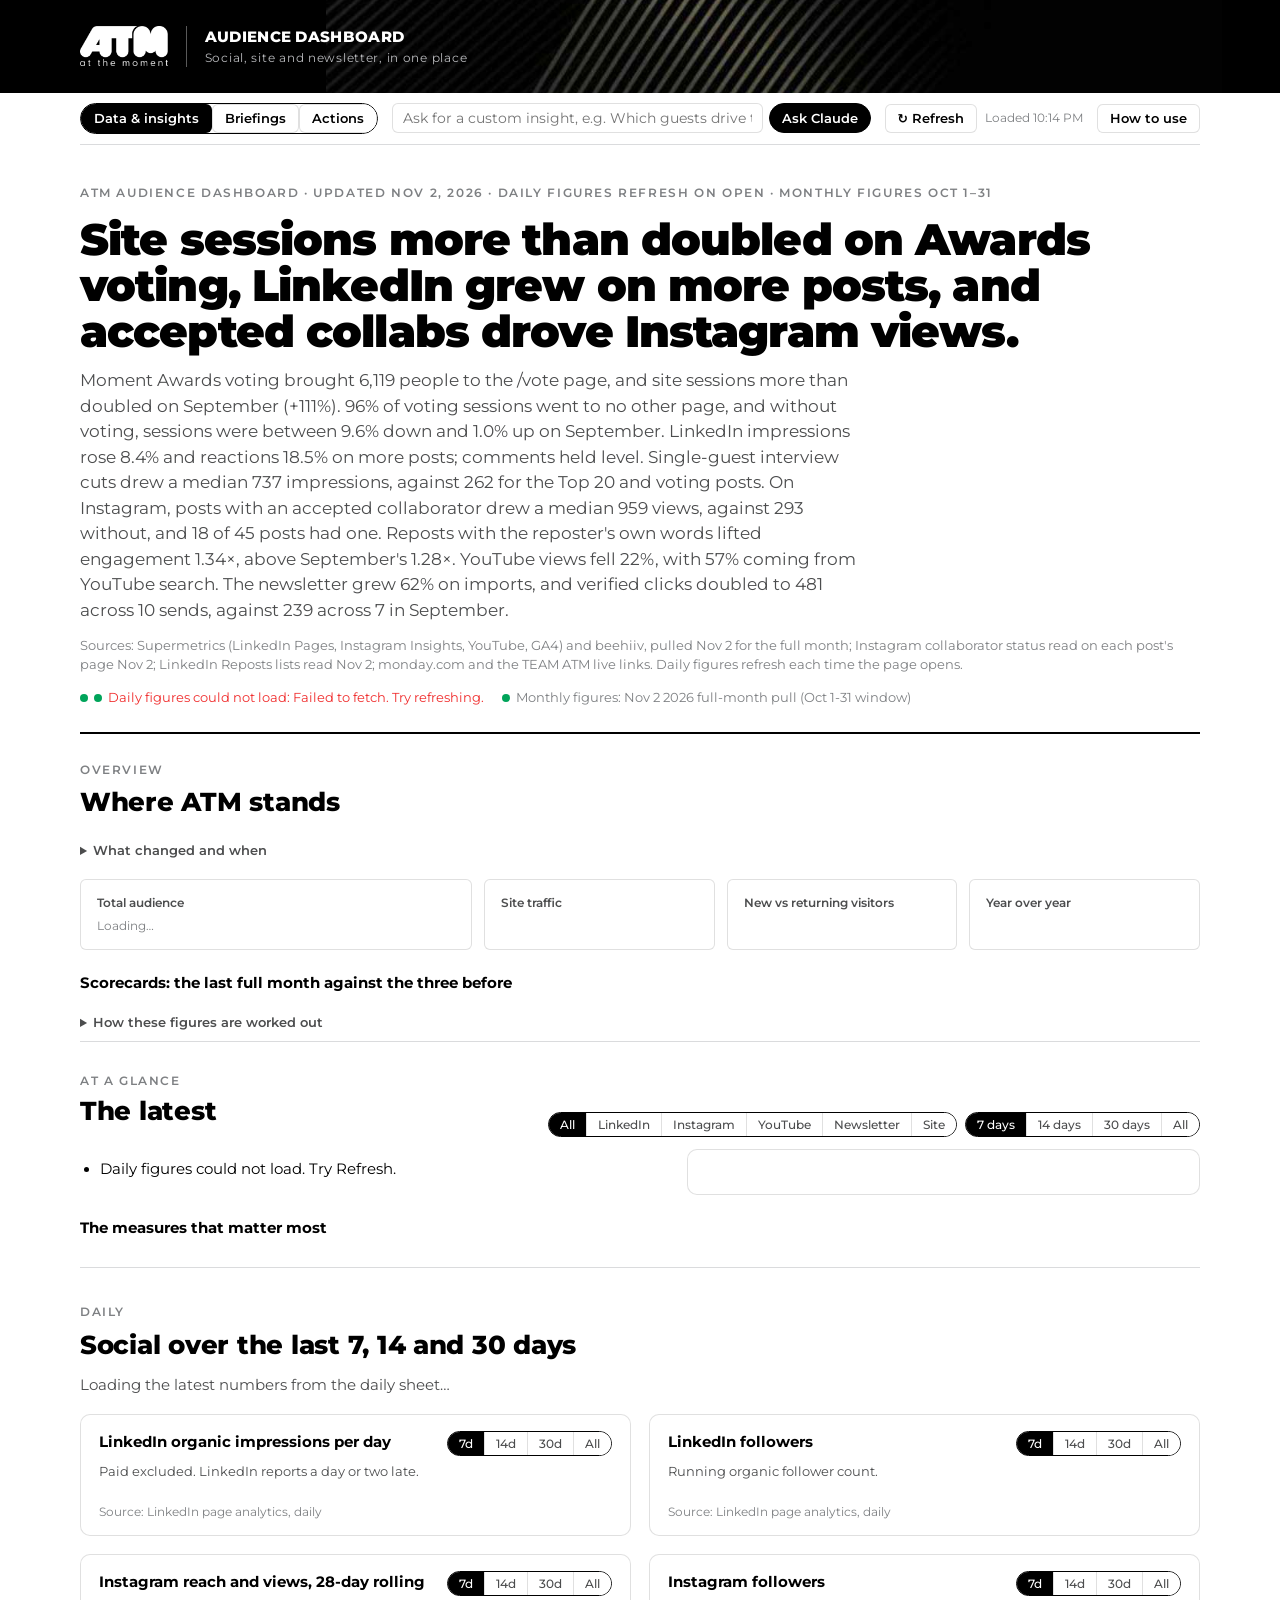
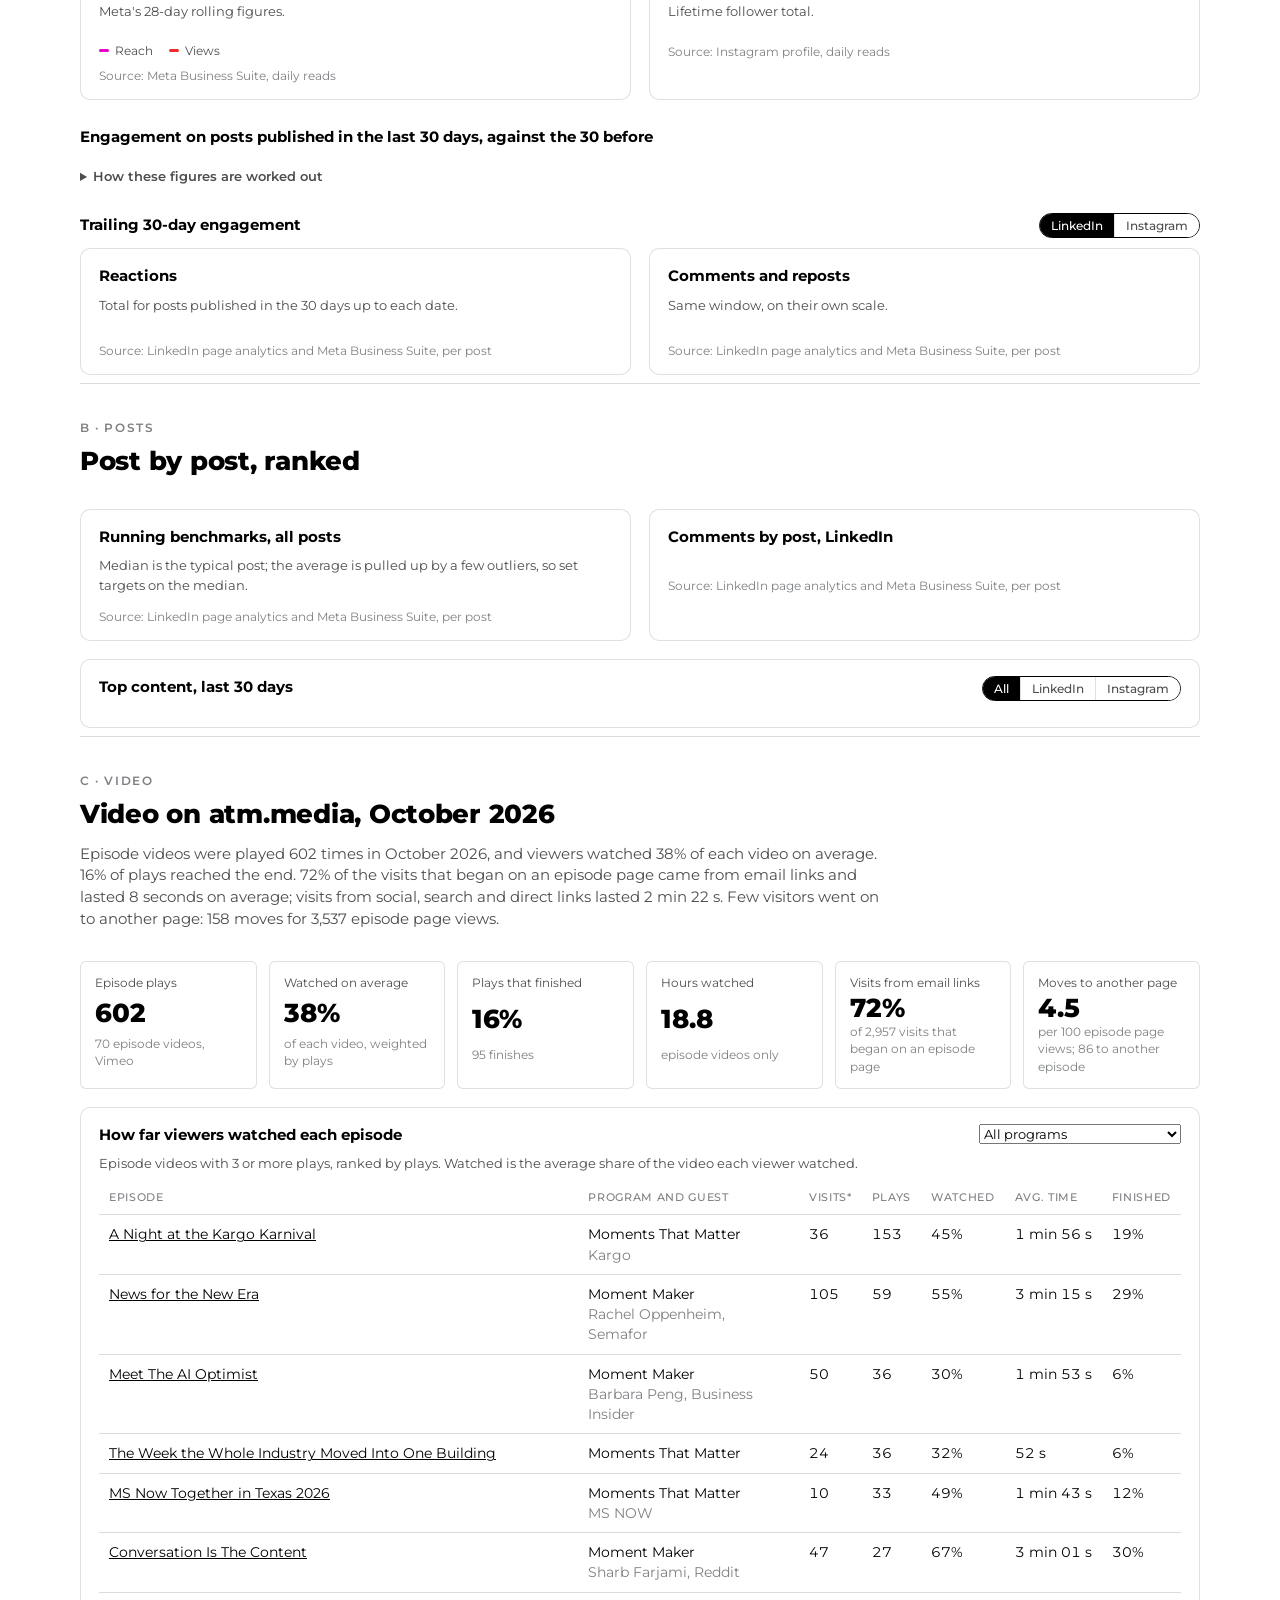
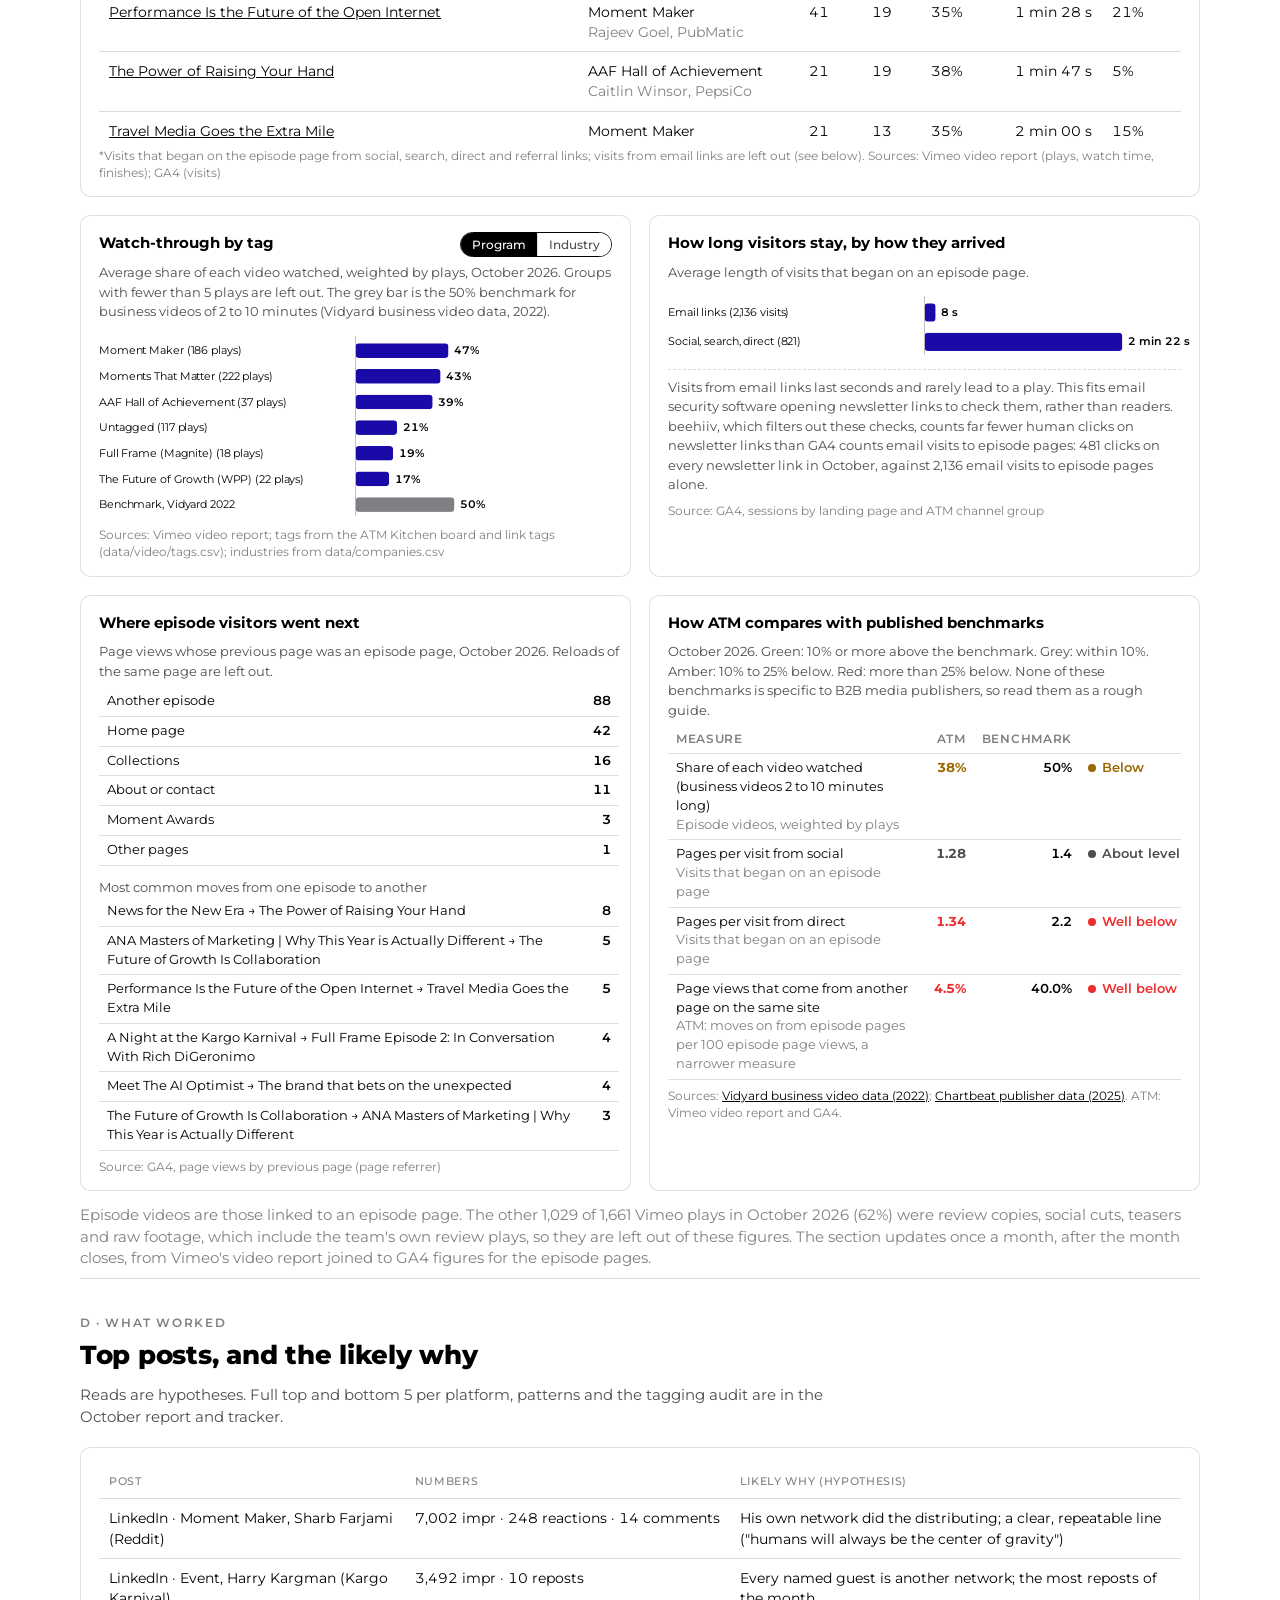
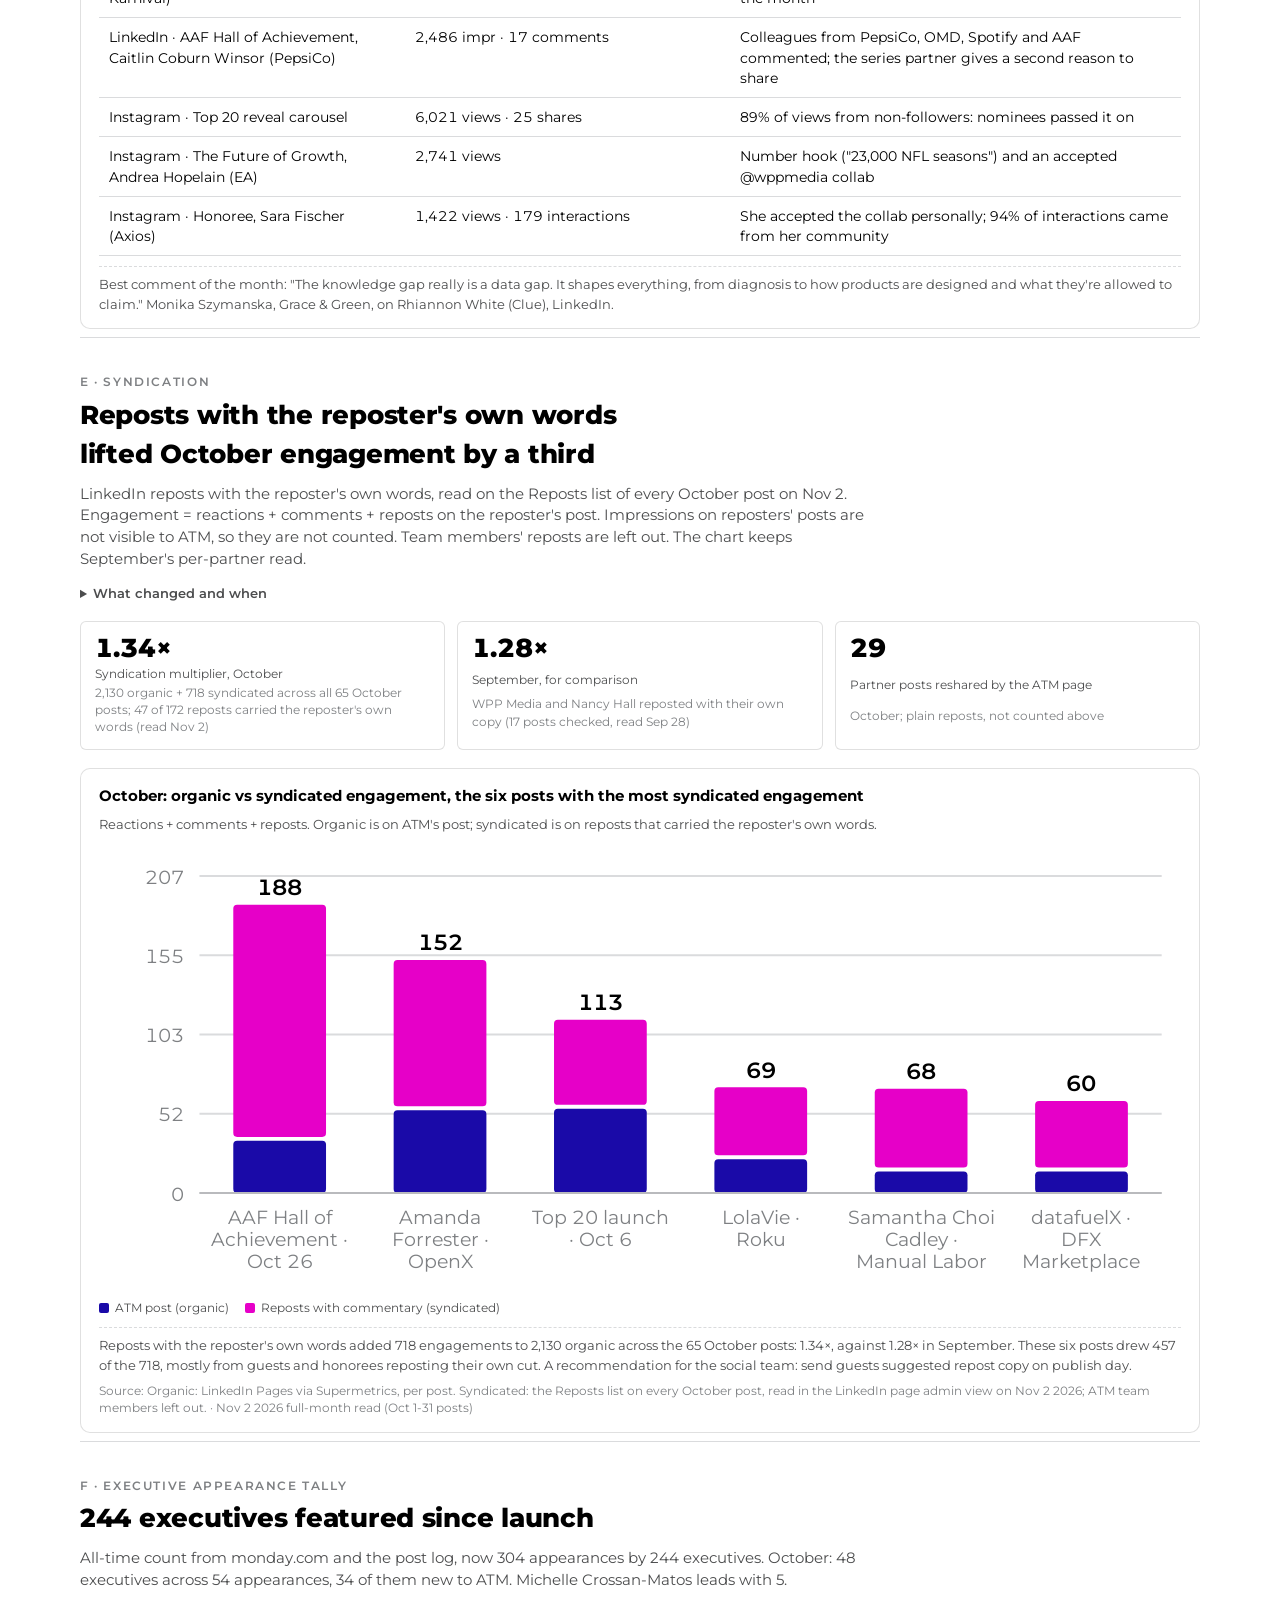
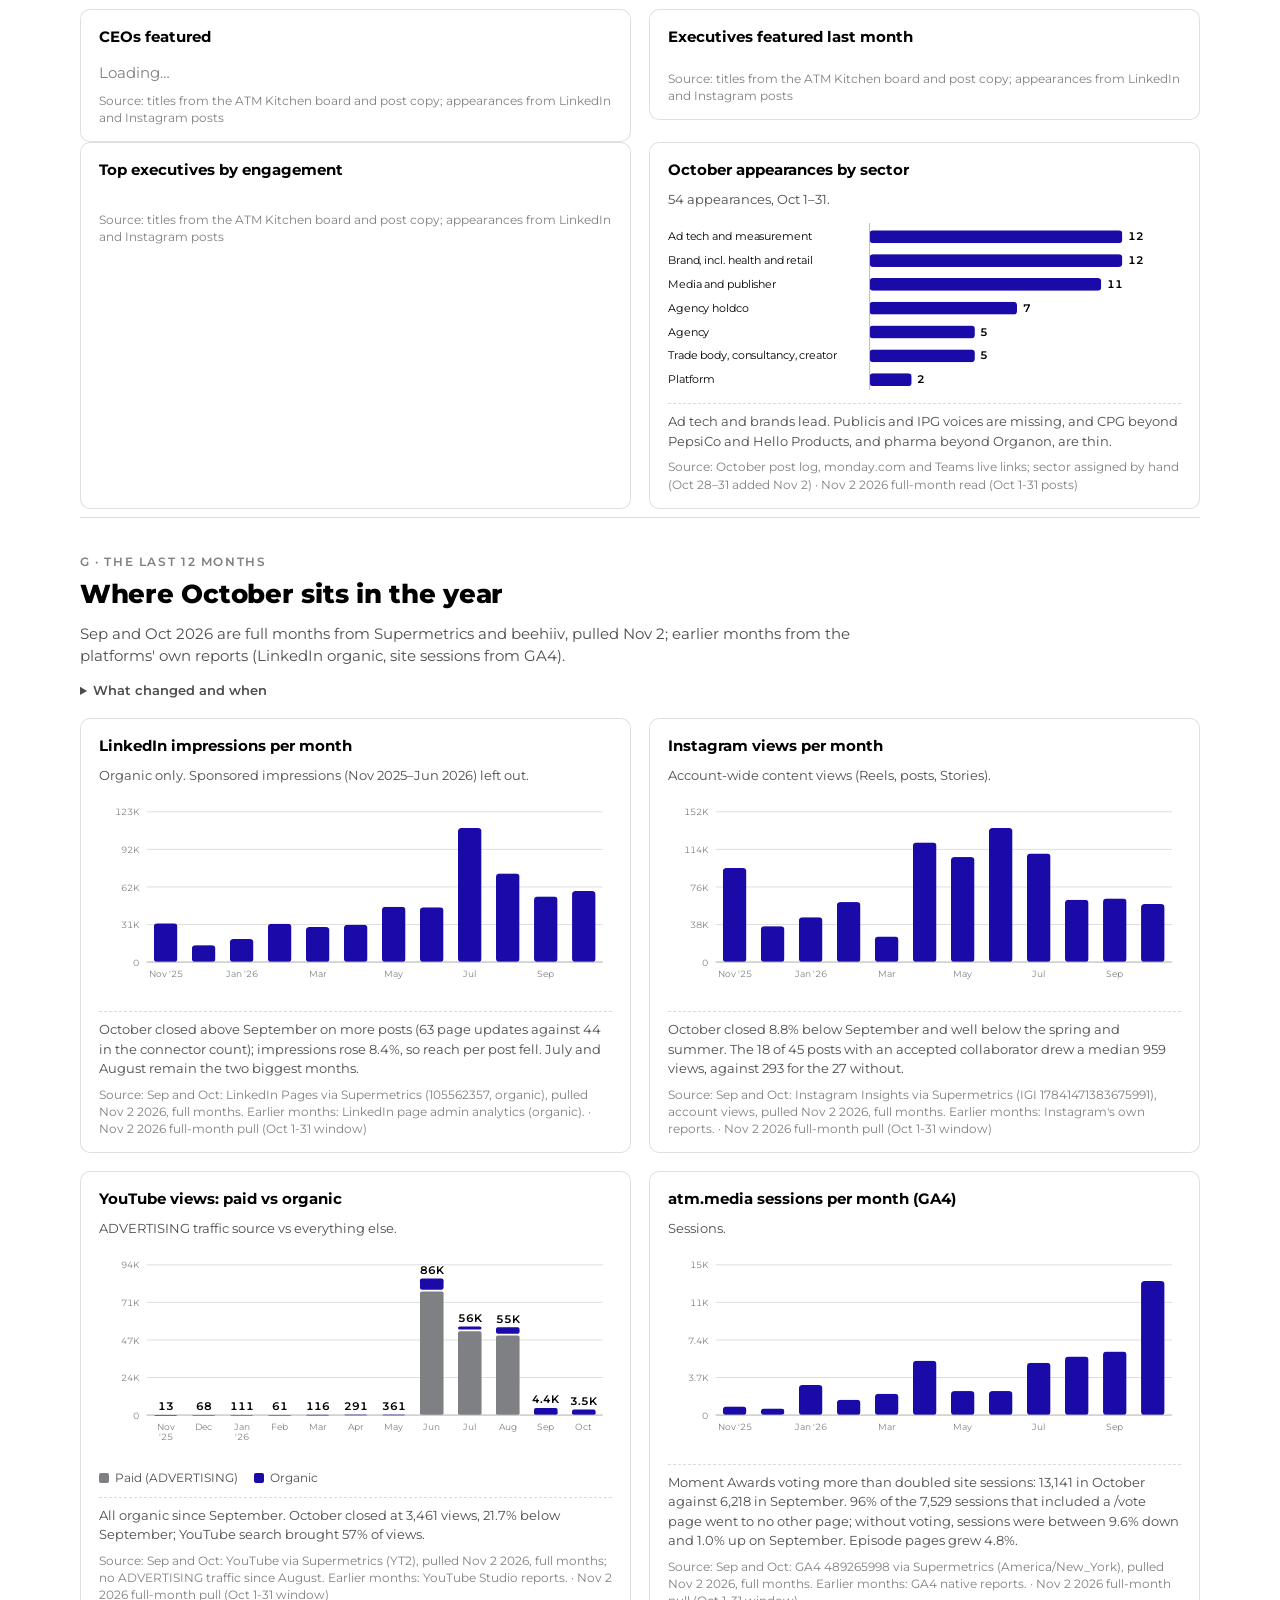
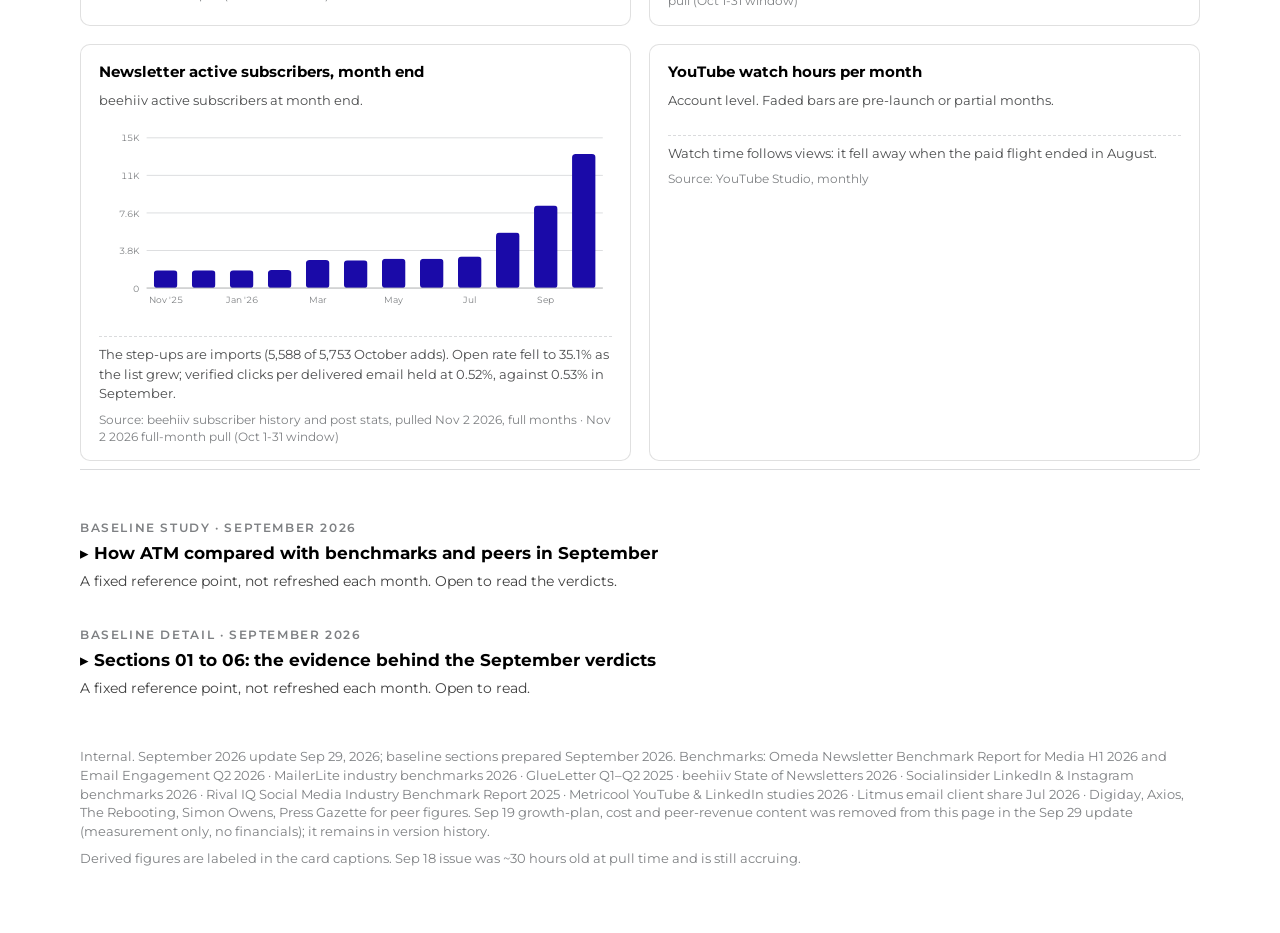
<file: index.html>
<!DOCTYPE html>
<html><head><meta charset="utf-8"/><meta content="width=device-width,initial-scale=1,viewport-fit=cover" name="viewport"/><style>:root{color-scheme:light;box-sizing:border-box;padding-top:env(safe-area-inset-top,0px);padding-bottom:env(safe-area-inset-bottom,0px)}html{scroll-padding-top:env(safe-area-inset-top,0px)}body{margin:0;padding:0;font:14px -apple-system,BlinkMacSystemFont,sans-serif;background:#faf9f5;color:#141413}img{max-width:100%}[hidden]:not([hidden=until-found i]){display:none!important}.card .src{color:var(--muted);font-size:11.5px;margin-top:2px}
.card .head{display:flex;justify-content:space-between;align-items:flex-start;gap:8px 12px;flex-wrap:wrap}
.seg{display:inline-flex;border:1px solid var(--ring);border-radius:999px;overflow:hidden;flex:none}
.seg button{font:500 12px "Montserrat",system-ui,sans-serif;padding:4px 11px;border:0;background:var(--surface);color:var(--ink2);cursor:pointer}
.seg button+button{border-left:1px solid var(--ring)}
.seg button[aria-pressed="true"]{background:var(--ink);color:var(--plane)}
.seg button:focus-visible{outline:2px solid var(--s1);outline-offset:-2px}
.ctrl{display:flex;flex-wrap:wrap;gap:8px 10px;align-items:center;margin:6px 0 10px}
.ctrl input,.ctrl select{font:13px "Montserrat",system-ui,sans-serif;padding:5px 8px;border:1px solid var(--ring);border-radius:4px;background:var(--surface);color:var(--ink);max-width:100%}
.ctrl input{flex:1 1 220px}
.tblwrap.tall{max-height:560px;overflow:auto}
.tblwrap.tall th{position:sticky;top:0;background:var(--surface);z-index:1}
th.sortable{cursor:pointer;white-space:nowrap}
td.beat{color:var(--goodtext);font-weight:600}
.dim{color:var(--muted)}
.findings{margin:6px 0 0;padding-left:20px;display:grid;gap:12px;font-size:14px}
.findings b{display:block;margin-bottom:2px}
.notes{margin:6px 0 0;padding-left:18px;display:grid;gap:6px;font-size:13.5px;color:var(--ink2)}
table.posts td{white-space:nowrap}
table.posts td.post{white-space:normal;min-width:260px;max-width:440px}
.toolbar{position:sticky;top:0;z-index:5;display:flex;flex-wrap:wrap;align-items:center;gap:10px 14px;padding:10px 0;background:var(--plane);border-bottom:1px solid var(--grid)}
.toolbar .ask{display:flex;flex:1 1 320px;gap:6px;min-width:0}
.toolbar .ask input{flex:1;min-width:0;font:13.5px "Montserrat",system-ui,sans-serif;padding:6px 10px;border:1px solid var(--ring);border-radius:6px;background:var(--surface);color:var(--ink)}
.toolbar button{font:600 12.5px "Montserrat",system-ui,sans-serif;padding:6px 12px;border:1px solid var(--ring);border-radius:6px;background:var(--surface);color:var(--ink);cursor:pointer;white-space:nowrap}
.toolbar .ask button{background:var(--ink);color:var(--plane);border-color:var(--ink)}
.toolbar .refresh{display:flex;align-items:center;gap:8px;font-size:12px}
.toolbar .ask-note{flex-basis:100%;margin:0;font-size:12.5px}
#guide{width:min(720px,calc(100vw - 32px));max-height:min(86vh,900px);padding:0;border:1px solid var(--ring);border-radius:10px;background:var(--surface);color:var(--ink);box-shadow:0 12px 40px rgba(0,0,0,.18)}
#guide::backdrop{background:rgba(0,0,0,.35)}
#guide .guide-head{position:sticky;top:0;display:flex;justify-content:space-between;align-items:center;gap:12px;padding:16px 20px;background:var(--surface);border-bottom:1px solid var(--grid)}
#guide .guide-head h2{margin:0;font-size:20px}
#guide .guide-close{font:400 26px/1 "Montserrat",system-ui,sans-serif;width:36px;height:36px;border:1px solid var(--ring);border-radius:50%;background:var(--surface);color:var(--muted);cursor:pointer;padding:0 0 3px}
#guide .guide-body{padding:6px 20px 20px;font-size:14px;line-height:1.55;color:var(--ink2);overflow:auto}
#guide .guide-body h3{margin:16px 0 4px;font-size:14.5px;color:var(--ink)}
#guide .guide-body p{margin:4px 0}
#guide .guide-body ul{margin:4px 0;padding-left:18px;display:grid;gap:5px}
#guide b{color:var(--ink)}
.toolbar button:focus-visible,.toolbar input:focus-visible{outline:2px solid var(--s1);outline-offset:1px}
@media (max-width:600px){.toolbar{position:static}}
body[data-view="actions"] .wrap>:not(.toolbar):not(.actions-view):not(#tip){display:none}
body[data-view="briefings"] .wrap>:not(.toolbar):not(.brief-view):not(#tip){display:none}
body:not([data-view="briefings"]) .brief-view{display:none}
.brief-tabs{display:flex;gap:8px;flex-wrap:wrap;margin:4px 0 18px;border-bottom:1px solid var(--ring)}
.brief-tabs button{font:inherit;font-weight:600;font-size:14px;background:none;border:0;border-bottom:3px solid transparent;color:var(--ink2);padding:8px 4px 10px;margin-right:14px;cursor:pointer;text-align:left}
.brief-tabs button .who{display:block;font-weight:400;font-size:12px;color:var(--muted)}
.brief-tabs button .count{font:600 11px "Montserrat",monospace;margin-left:6px;padding:1px 6px;border-radius:999px;background:var(--wash-crit);color:var(--crit)}
.brief-tabs button .count:empty{display:none}
.brief-tabs button[aria-selected="true"]{color:var(--ink);border-bottom-color:var(--s1)}
.brief-tabs button:focus-visible{outline:2px solid var(--s1);outline-offset:2px}
.brief-intro{max-width:80ch;color:var(--ink2);margin:0 0 14px}
.brief-h{margin:22px 0 10px;font-size:16px}
.brief-list{display:grid;gap:14px}
.brief-card{display:grid;grid-template-columns:34px minmax(0,1fr);gap:12px;align-items:start}
.brief-card h3{margin:0 0 6px}
.brief-card p{margin:8px 0 0;max-width:80ch}
.brief-num{font:800 20px "Montserrat",sans-serif;width:30px;height:30px;border-radius:50%;display:grid;place-items:center;background:var(--grid);color:var(--ink)}
.brief-card.exp .brief-num{background:var(--wash-good);color:var(--goodtext)}
.chips{display:flex;gap:6px;flex-wrap:wrap}
.chip{font:600 11px "Montserrat",monospace;padding:2px 8px;border-radius:999px;background:var(--grid);color:var(--ink2)}
.brief-card .brief-measure{color:var(--ink2);font-size:13.5px;border-left:3px solid var(--s1);padding-left:10px}
table.mini .nw{white-space:nowrap}
.brief-card .owner{font-size:13px;color:var(--muted)}
.tbl-wrap{overflow-x:auto;margin-top:6px}
table.mini{border-collapse:collapse;font-size:12.5px;width:100%;min-width:520px}
table.mini th,table.mini td{padding:5px 8px;border-bottom:1px solid var(--ring);text-align:left;vertical-align:top}
table.mini th{font-weight:600;color:var(--muted);font-size:11.5px}
table.mini .num{text-align:right;font-family:"Montserrat",monospace;white-space:nowrap}
.pf-row{display:flex;gap:12px;flex-wrap:wrap;align-items:end;margin-bottom:10px}
.pf-row label{display:grid;gap:4px;font-size:12px;font-weight:600;color:var(--ink2)}
.pf-row select{font:inherit;font-size:14px;padding:7px 10px;border:1px solid var(--ring);border-radius:8px;background:var(--surface);color:var(--ink);max-width:260px}
.pf-row button,.copy-btn{font:inherit;font-size:13px;padding:7px 12px;border:1px solid var(--ring);border-radius:8px;background:var(--surface);color:var(--ink);cursor:pointer}
.grid.three{display:grid;grid-template-columns:repeat(3,minmax(0,1fr));gap:14px}
@media (max-width:900px){.grid.three{grid-template-columns:1fr}}
.card.proof{display:flex;flex-direction:column;gap:6px}
.card.proof .mk{font-size:12px;color:var(--ink2);font-weight:600;text-transform:uppercase;letter-spacing:.05em}
.card.proof .mv{font-family:"Montserrat",sans-serif;font-size:34px;font-weight:800;line-height:1.05}
.card.proof p{margin:0}
.plist{margin:4px 0 0;padding-left:18px;font-size:13.5px}
.plist li{margin:3px 0}
.mbars{display:flex;align-items:flex-end;gap:6px;height:84px;margin:4px 0 6px}
.mb{flex:1;display:flex;flex-direction:column;align-items:center;justify-content:flex-end;min-width:0}
.mb i{display:block;width:100%;max-width:26px;background:var(--s1);border-radius:3px 3px 0 0}
.mbv{font:600 11px "Montserrat",monospace;color:var(--ink2);margin-bottom:2px}
.mbl{font-size:11px;color:var(--muted);margin-top:4px}
.card.proof .copy-btn{align-self:start;margin-top:auto}
.att-head{margin:20px 0 8px;font-size:16px}
.att-row{display:grid;grid-template-columns:130px minmax(0,1fr);gap:12px;padding:12px 0;border-top:1px solid var(--ring)}
.att-row .pill{justify-self:start;align-self:start;height:auto;white-space:nowrap}
.att-body p{margin:4px 0 8px;max-width:80ch;color:var(--ink2)}
.att-body dl{display:flex;gap:18px;flex-wrap:wrap;margin:0;font-size:13px}
.att-body dt{color:var(--muted);font-size:11.5px;font-weight:600}
.att-body dd{margin:0}
.pill.new i{background:var(--s1)}
.test-seg{display:flex;width:max-content;max-width:100%;overflow-x:auto;margin:6px 0 10px}.test-seg button{white-space:nowrap}
.test-row{display:grid;grid-template-columns:150px minmax(0,1fr);gap:12px;padding:12px 0;border-top:1px solid var(--ring)}
.test-row .pill{justify-self:start;align-self:start;white-space:nowrap}
.test-row h4{margin:0 0 4px;font-size:14.5px}
.test-row .when{font-weight:400;color:var(--muted);font-size:12.5px;margin-left:6px}
.test-row p{margin:4px 0;max-width:80ch;color:var(--ink2);font-size:13.5px}
.test-row .meta{font-size:12.5px;color:var(--muted)}
.pill.keep i{background:var(--good)} .pill.run i{background:var(--s1)} .pill.none i{background:var(--warn)} .pill.stop i{background:var(--crit)} .pill.open i{background:var(--muted)}
@media (max-width:640px){.test-row{grid-template-columns:minmax(0,1fr)}}
@media (max-width:640px){.brief-tabs{flex-wrap:nowrap;overflow-x:auto}.brief-tabs button{flex:0 0 auto}.att-row{grid-template-columns:minmax(0,1fr)}.pf-row label,.pf-row select{width:100%;max-width:none}.pf-row{display:grid}.brief-tabs button{margin-right:6px}}
body:not([data-view="actions"]) .actions-view{display:none}
.fnote{margin-top:10px;max-width:80ch;color:var(--muted);font-size:12.5px}
.fnote ul{margin:6px 0 0;padding-left:18px}.fnote li{margin:3px 0}
.fnote summary{cursor:pointer;font-weight:600;color:var(--ink2);width:max-content;max-width:100%}
.fnote summary:focus-visible{outline:2px solid var(--s1);outline-offset:2px}
.fnote p{margin:6px 0 0}
.verdict{align-content:start}
.verdict .pill{justify-self:start}
.exec-n{font-family:"Montserrat",sans-serif;font-size:36px;font-weight:800;line-height:1;margin:2px 0 8px}
.exec-list{list-style:none;padding:0;margin:6px 0 0;display:grid;gap:6px;font-size:13px;color:var(--ink2)}
.exec-list b{color:var(--ink);font-weight:600}
.exec-list .when{color:var(--muted);font-size:12px}
.exec-cols{display:block;columns:2 210px;column-gap:18px}
.exec-cols li{break-inside:avoid;margin-bottom:6px}
.chg{font-weight:600}
.chg.up{color:var(--goodtext)}
.chg.down{color:var(--crit)}
.hl-head{margin:22px 0 10px;font-size:14px}
.hl-head .dim{font-weight:400}
.hl-tiles{display:grid;gap:10px;grid-template-columns:repeat(auto-fit,minmax(min(100%,190px),1fr))}
.hl{border:1px solid var(--ring);border-radius:6px;padding:10px 12px;background:var(--surface);display:grid;gap:3px;align-content:start}
.hl .hv{font-family:"Montserrat",sans-serif;font-size:22px;font-weight:800;line-height:1.1}
.hl .hk{font-size:12px;font-weight:600;color:var(--ink2)}
.hl .hd{font-size:11.5px;color:var(--muted)}
.carousel{margin-top:18px}
.carousel-ctl{display:flex;align-items:center;justify-content:flex-end;gap:12px;margin:0 0 18px;font-size:15px;font-weight:600;color:var(--ink2)}
.carousel-ctl .ccount{min-width:5.5em;text-align:center}
.carousel-ctl button{font:600 24px/1 "Montserrat",system-ui,sans-serif;width:44px;height:44px;display:inline-flex;align-items:center;justify-content:center;padding:0 0 3px;border:1px solid var(--ring);border-radius:50%;background:#fff;color:var(--muted);cursor:pointer;box-shadow:0 1px 2px rgba(0,0,0,.06)}
.carousel-ctl button:not(:disabled):hover{color:var(--ink2);border-color:var(--muted)}
.carousel-ctl button:disabled{opacity:.35;cursor:default}
.carousel-ctl button:focus-visible,.carousel-track:focus-visible{outline:2px solid var(--s1);outline-offset:2px}
.carousel-track{display:flex;align-items:flex-start;gap:18px;overflow:hidden;scroll-behavior:smooth;overscroll-behavior-x:contain}
.carousel-track>.card{flex:0 0 calc(50% - 9px);min-width:0}
@media (max-width:860px){.carousel-track>.card{flex-basis:100%}}
#glance{padding-top:28px}
.glance-head{display:flex;justify-content:space-between;align-items:flex-end;gap:10px;flex-wrap:wrap;margin-bottom:12px}
.glance{margin:0;padding-left:20px;display:grid;gap:7px;font-size:14.5px;line-height:1.5}
.glance-headline{font-family:"Montserrat",sans-serif;font-size:19px;font-weight:700;line-height:1.3;margin:0 0 10px}
.glance-tabs{display:flex;flex-wrap:wrap;gap:8px;min-width:0;max-width:100%}
@media (max-width:600px){.glance-head{flex-wrap:wrap}.glance-tabs{width:100%}.glance-tabs .seg{max-width:100%;overflow-x:auto;scrollbar-width:none}.glance-tabs .seg button{flex:none}}
.glance-body{display:grid;gap:18px;grid-template-columns:minmax(0,1.15fr) minmax(0,1fr);align-items:start}
@media (max-width:860px){.glance-body{grid-template-columns:1fr}}
#overview{padding-top:28px}
.overview{display:grid;gap:12px;grid-template-columns:minmax(0,1.7fr) repeat(3,minmax(0,1fr))}
@media (max-width:980px){.overview{grid-template-columns:repeat(2,minmax(0,1fr))}.overview .ov-wide{grid-column:span 2}}
@media (max-width:600px){.overview{grid-template-columns:1fr}.overview .ov-wide{grid-column:auto}}
.aud{display:grid;gap:5px;margin:4px 0}
.audrow{display:grid;grid-template-columns:78px 1fr 60px;align-items:center;gap:8px;font-size:12px;color:var(--ink2)}
.audrow i{display:block;height:8px;border-radius:4px}
.audrow b{text-align:right;font-weight:600;color:var(--ink)}
.measures{display:grid;gap:12px;grid-template-columns:repeat(auto-fit,minmax(min(100%,230px),1fr))}
.measure{background:var(--surface);border:1px solid var(--ring);border-radius:6px;padding:14px 16px;display:grid;gap:6px;align-content:start}
.measure .mk{font-size:12px;color:var(--ink2);font-weight:600}
.measure .mv{font-family:"Montserrat",sans-serif;font-size:30px;font-weight:800;line-height:1}
.measure .mp{font-size:11.5px;color:var(--muted)}
.measure .chip{justify-self:start;font:600 11.5px "Montserrat",monospace;padding:2px 8px;border-radius:999px;background:var(--grid);color:var(--ink2)}
.measure .chip.up{background:var(--wash-good);color:var(--goodtext)}
.measure .chip.down{background:var(--wash-crit);color:var(--crit)}
.measure .bars{display:grid;gap:3px;margin-top:2px}
.measure .bar{display:grid;grid-template-columns:62px 1fr;align-items:center;gap:6px;font-size:11px;color:var(--muted)}
.measure .bar i{display:block;height:7px;border-radius:4px;background:var(--s1)}
.measure .bar.prev i{background:var(--axis)}
.measure .mn{font-size:12.5px;color:var(--ink2)}
.findings.two-col{columns:2 420px;column-gap:28px;display:block}
.findings.two-col li{break-inside:avoid;margin-bottom:12px}
.status-strip span{display:inline-flex;align-items:center;gap:6px}
.status-strip span::before{content:"";width:8px;height:8px;border-radius:50%;background:var(--good)}
h4.mt{margin:14px 0 4px;font-size:13px}
</style><style id="baseline-fold-css">.baseline-fold>summary{cursor:pointer;list-style:none;padding:14px 0;display:grid;gap:4px}.baseline-fold>summary::-webkit-details-marker{display:none}.baseline-fold>summary .bf-title{font-weight:700;font-size:17px}.baseline-fold>summary .bf-title::before{content:"\25B8  "}.baseline-fold[open]>summary .bf-title::before{content:"\25BE  "}.baseline-fold>summary .bf-note{font-size:13.5px;opacity:.75}</style></head><body>
<title>ATM Audience Dashboard</title><meta name="robots" content="noindex,nofollow">
<link href="https://fonts.googleapis.com/css2?family=Montserrat:wght@400;600;700;800;900&amp;display=swap" rel="stylesheet"/>
<style>
:root{
  color-scheme:light;
  --plane:#f9f9f7; --surface:#fcfcfb; --ink:#0b0b0b; --ink2:#52514e; --muted:#898781;
  --grid:#e1e0d9; --axis:#c3c2b7; --ring:rgba(11,11,11,.10);
  --s1:#2a78d6; --s2:#eb6834; --s3:#1baf7a; --s4:#eda100; --s7:#4a3aa7;
  --good:#0ca30c; --warn:#fab219; --crit:#d03b3b; --goodtext:#006300;
  --wash-good:rgba(12,163,12,.10); --wash-warn:rgba(250,178,25,.14); --wash-crit:rgba(208,59,59,.10);
  --tip-bg:#0b0b0b; --tip-ink:#fff;
}
@media (prefers-color-scheme: dark){
  :root:not([data-theme="light"]){
    color-scheme:dark;
    --plane:#0d0d0d; --surface:#1a1a19; --ink:#ffffff; --ink2:#c3c2b7; --muted:#898781;
    --grid:#2c2c2a; --axis:#383835; --ring:rgba(255,255,255,.10);
    --s1:#3987e5; --s2:#d95926; --s3:#199e70; --s4:#c98500; --s7:#9085e9;
    --goodtext:#0ca30c; --tip-bg:#fcfcfb; --tip-ink:#0b0b0b;
    --wash-good:rgba(12,163,12,.16); --wash-warn:rgba(250,178,25,.16); --wash-crit:rgba(208,59,59,.18);
  }
}
:root[data-theme="dark"]{
  color-scheme:dark;
  --plane:#0d0d0d; --surface:#1a1a19; --ink:#ffffff; --ink2:#c3c2b7; --muted:#898781;
  --grid:#2c2c2a; --axis:#383835; --ring:rgba(255,255,255,.10);
  --s1:#3987e5; --s2:#d95926; --s3:#199e70; --s4:#c98500; --s7:#9085e9;
  --goodtext:#0ca30c; --tip-bg:#fcfcfb; --tip-ink:#0b0b0b;
  --wash-good:rgba(12,163,12,.16); --wash-warn:rgba(250,178,25,.16); --wash-crit:rgba(208,59,59,.18);
}
*{box-sizing:border-box}
body{margin:0;background:var(--plane);color:var(--ink);font-family:"Montserrat",system-ui,-apple-system,"Segoe UI",sans-serif;font-size:15px;line-height:1.5;padding-block:0 64px;padding-inline:16px}
.wrap{max-width:1120px;margin:0 auto}
h1,h2,h3{font-family:"Montserrat","Montserrat",system-ui,sans-serif;text-wrap:balance;margin:0}
h1{font-size:clamp(28px,4.5vw,44px);font-weight:800;letter-spacing:-.02em;line-height:1.05}
h2{font-size:clamp(20px,2.6vw,26px);font-weight:700;letter-spacing:-.01em;margin-bottom:6px}
h3{font-size:15px;font-weight:700;margin-bottom:2px}
p{margin:0}
.eyebrow{font-family:"Montserrat",ui-monospace,monospace;font-size:11.5px;letter-spacing:.08em;text-transform:uppercase;color:var(--muted)}
.mono{font-family:"Montserrat",ui-monospace,monospace;font-variant-numeric:tabular-nums}
header{padding-block:40px 24px;border-bottom:1px solid var(--grid);display:grid;gap:14px}
header .lede{font-size:17px;color:var(--ink2);max-width:72ch}
.meta{display:flex;flex-wrap:wrap;gap:8px 18px;color:var(--muted);font-size:12.5px}
section{padding-block:36px 8px;border-bottom:1px solid var(--grid)}
section:last-of-type{border-bottom:0}
.sec-head{display:grid;gap:4px;margin-bottom:18px;max-width:80ch}
.sec-head p{color:var(--ink2)}
.grid{display:grid;gap:18px;grid-template-columns:repeat(auto-fit,minmax(min(100%,340px),1fr))}
.grid.two{grid-template-columns:repeat(auto-fit,minmax(min(100%,460px),1fr))}
.card{background:var(--surface);border:1px solid var(--ring);border-radius:6px;padding:16px 18px 14px;display:grid;gap:6px;align-content:start}
.card .sub{color:var(--ink2);font-size:13px}
.card .sowhat{color:var(--ink2);font-size:13px;border-top:1px dashed var(--grid);padding-top:8px;margin-top:4px}
.card figure{margin:8px 0 0}
.card svg{display:block;width:100%;height:auto;overflow:visible}
.card svg text{font-family:"Montserrat",system-ui,sans-serif;fill:var(--ink2)}
.card svg .tick{fill:var(--muted);font-size:11px;font-variant-numeric:tabular-nums}
.card svg .lbl{fill:var(--ink);font-size:12.5px}
.card svg .val{fill:var(--ink);font-size:12px;font-weight:600;font-variant-numeric:tabular-nums}
.card svg .gridline{stroke:var(--grid);stroke-width:1}
.card svg .baseline{stroke:var(--axis);stroke-width:1}
.card svg .bench{stroke:var(--ink);stroke-width:2}
.card svg .benchlbl{fill:var(--muted);font-size:10.5px}
.legend{display:flex;flex-wrap:wrap;gap:6px 16px;font-size:12px;color:var(--ink2)}
.legend span::before{content:"";display:inline-block;width:10px;height:10px;border-radius:2px;margin-right:6px;vertical-align:-1px;background:var(--c)}
.legend .line::before{height:3px;border-radius:2px;vertical-align:3px}
.legend .bm::before{width:3px;height:12px;background:var(--ink);vertical-align:-2px}
/* verdict tiles */
.verdicts{display:grid;gap:14px;grid-template-columns:repeat(auto-fit,minmax(min(100%,300px),1fr));margin-top:22px}
.verdict{border-radius:6px;padding:16px 18px;display:grid;gap:8px;border:1px solid var(--ring)}
.verdict.good{background:var(--wash-good)} .verdict.warn{background:var(--wash-warn)} .verdict.crit{background:var(--wash-crit)}
.verdict .n{font-family:"Montserrat",sans-serif;font-size:40px;font-weight:800;line-height:1}
.verdict ul{margin:0;padding-left:18px;font-size:13.5px;display:grid;gap:4px}
.pill{display:inline-flex;align-items:center;gap:6px;font-family:"Montserrat",monospace;font-size:11px;letter-spacing:.06em;text-transform:uppercase;padding:2px 8px;border-radius:999px;border:1px solid var(--ring);background:var(--surface);color:var(--ink)}
.pill i{width:8px;height:8px;border-radius:50%;display:inline-block}
.pill.good i{background:var(--good)} .pill.warn i{background:var(--warn)} .pill.crit i{background:var(--crit)}
/* stat tiles */
.tiles{display:grid;gap:12px;grid-template-columns:repeat(auto-fit,minmax(min(100%,150px),1fr))}
.vb-amber{--vb-amber:#9a6700}
@media (prefers-color-scheme: dark){:root:not([data-theme="light"]) .vb-amber{--vb-amber:#ffda5e}}
:root[data-theme="dark"] .vb-amber{--vb-amber:#ffda5e}
.tile{background:var(--surface);border:1px solid var(--ring);border-radius:6px;padding:12px 14px;display:grid;gap:2px}
.tile .v{font-family:"Montserrat",sans-serif;font-size:26px;font-weight:800;line-height:1.1}
.tile .k{font-size:12px;color:var(--ink2)}
.tile .d{font-size:11.5px;color:var(--muted)}
/* tables */
.tblwrap{overflow-x:auto}
table{border-collapse:collapse;width:100%;font-size:13.5px}
th,td{text-align:left;padding:9px 10px;border-bottom:1px solid var(--grid);vertical-align:top}
th{font-family:"Montserrat",monospace;font-size:11px;letter-spacing:.06em;text-transform:uppercase;color:var(--muted);font-weight:500}
td.num{font-variant-numeric:tabular-nums;white-space:nowrap}
.status{display:inline-flex;align-items:center;gap:6px;font-weight:600;font-size:12.5px}
.status i{width:9px;height:9px;border-radius:50%;display:inline-block}
.status.ok i{background:var(--good)} .status.blocked i{background:var(--crit)} .status.missing i{background:var(--warn)}
/* playbook */
.plays{display:grid;gap:10px}
.play{display:grid;grid-template-columns:44px 1fr;gap:12px;background:var(--surface);border:1px solid var(--ring);border-radius:6px;padding:12px 14px}
.play .num{font-family:"Montserrat",sans-serif;font-size:22px;font-weight:800;color:var(--muted);line-height:1.1}
.play .why{font-size:13px;color:var(--ink2);margin-top:2px}
.play .target{font-family:"Montserrat",monospace;font-size:11.5px;color:var(--ink);margin-top:6px}
/* tooltip */
#tip{position:fixed;pointer-events:none;background:var(--tip-bg);color:var(--tip-ink);font-size:12px;line-height:1.35;padding:6px 9px;border-radius:4px;z-index:9;opacity:0;transform:translate(-50%,calc(-100% - 10px));white-space:nowrap;font-variant-numeric:tabular-nums;transition:opacity .08s}
#tip b{font-weight:600}
footer{padding-top:28px;color:var(--muted);font-size:12.5px;display:grid;gap:8px}
footer a{color:var(--ink2)}
a{color:var(--ink)}
@media (prefers-reduced-motion:reduce){#tip{transition:none}}
@media (max-width:520px){.play{grid-template-columns:1fr}.play .num{font-size:18px}}
</style>
<link rel="stylesheet" href="assets/brand.css?v=20261030113517"><div aria-live="polite" id="tip" role="status"></div>
<div class="wrap">

<div class="brand-bar" data-added=""><div class="in"><img alt="ATM, at the moment" height="40" src="assets/atm-logo-white.png" width="88"/><div class="t">Audience Dashboard<span>Social, site and newsletter, in one place</span></div></div></div>
<div class="toolbar" data-added="">
<div aria-label="View" class="seg viewsw" data-for="view" role="group"><button aria-pressed="true" data-v="data" type="button">Data &amp; insights</button><button aria-pressed="false" data-v="briefings" type="button">Briefings</button><button aria-pressed="false" data-v="actions" type="button">Actions</button></div>
<form autocomplete="off" class="ask" id="ask-form"><input aria-label="Ask for a custom insight" id="ask-q" placeholder="Ask for a custom insight, e.g. Which guests drive the most comments?" type="text"/><button type="submit">Ask Claude</button></form>
<div class="refresh"><button id="refresh-btn" title="Reload the latest data" type="button">↻ Refresh</button><span class="dim" id="loaded-at"></span></div>
<button aria-haspopup="dialog" class="guide-btn" id="guide-btn" type="button">How to use</button>
<p class="ask-note dim" hidden="" id="ask-note"></p>
<dialog aria-labelledby="guide-title" id="guide">
<div class="guide-head"><h2 id="guide-title">How to use this dashboard</h2><button aria-label="Close the guide" class="guide-close" type="button">×</button></div>
<div class="guide-body">
<h3>Three views</h3>
<p><b>Data &amp; insights</b> (the default) shows the numbers. <b>Briefings</b> holds two short reads: this week's editorial decisions (patterns, supporting posts and two experiments) and client and partner proof (proof points you can filter by partner, series or industry and copy into a pitch). <b>Actions</b> shows what to do: ranked priorities, steps to catch posts tagged to the wrong page, setup tasks, and tracking and site fixes. Switch with the buttons at the top left. Links ending #actions or #briefings/proof open a view directly.</p>
<h3>Reading the page, top to bottom</h3>
<ul>
<li><b>Overview:</b> total audience, site traffic, new against returning visitors, and the scorecards. Each scorecard compares the last full month with the three months before it: <span class="chg up">▲ green</span> is better, <span class="chg down">▼ red</span> is worse.</li>
<li><b>At a glance:</b> pick a channel and a time frame. The headline, bullets, chart and measures all follow your choice, and the month's headline numbers sit underneath.</li>
<li><b>Social over the last 7, 14 and 30 days:</b> daily charts. Each chart has its own time buttons.</li>
<li><b>B and C, by channel:</b> the posts of the last 30 days, ranked, and video on atm.media.</li>
<li><b>D to G, across channels:</b> what worked, partner reposts, executives featured, and the year by month.</li>
<li><b>September baseline:</b> the audit's verdicts and the detail behind them (sections 01 to 06), at the foot of the page and collapsed. It is a fixed reference from September, not refreshed each month. Charts in 02 to 05 sit in carousels: use the arrows to page through.</li>
</ul>
<h3>When the numbers change</h3>
<ul>
<li><b>Daily social</b> (LinkedIn, Instagram, YouTube): read from the daily sheet each time the page opens. LinkedIn reports a day or two late.</li>
<li><b>Site traffic from GA4:</b> every Monday morning.</li>
<li><b>Monthly scorecard and analysis:</b> after each monthly run, around the end of the month.</li>
</ul>
<p>The lines under the page title show how current each source is. <b>Refresh</b> reloads the latest figures.</p>
<h3>Notes worth knowing</h3>
<ul>
<li>Grey "How these figures are worked out" lines open to explain a calculation. Grey "What changed and when" lines give the context behind a move, such as a paused ad flight or a new kind of tracking.</li>
<li>"At The Moment" is a separate LinkedIn page with a similar name. It is watched as a peer, never counted as ATM.</li>
<li>Newsletter list size includes imported addresses, so verified clicks are the better measure of readers.</li>
</ul>
<h3>Ask Claude</h3>
<p>Type a question in the box at the top and press <b>Ask Claude</b>. A new Claude chat opens with the latest figures and links to the full data. For full answers, connect Google Drive in Claude and make sure you can open the "ATM Dashboard: Claude data" folder. Without that, Claude answers from the figures it was sent and says so. Check any number it gives against the page before you use it.</p>
<h3>Questions or ideas</h3>
<p>Tell Matt.</p>
</div>
</dialog>
</div>
<header>
<span class="eyebrow" data-k="header.eyebrow"></span>
<h1 data-k="header.title"></h1>
<p class="lede" data-k="header.lede"></p>
<div class="meta" data-k="header.meta"></div><div class="meta status-strip" data-added=""><span id="st-daily">Daily social: loading…</span><span id="st-monthly"></span></div>
</header>
<section data-added="" id="overview">
<div class="sec-head"><span class="eyebrow">Overview</span><h2>Where ATM stands</h2></div>
<div class="overview">
<div class="measure ov-wide" id="ov-audience"><div class="mk">Total audience</div><div class="mp dim">Loading…</div></div>
<div class="measure" id="ov-site"><div class="mk">Site traffic</div></div>
<div class="measure" id="ov-newret"><div class="mk">New vs returning visitors</div></div>
<div class="measure" id="ov-yoy"><div class="mk">Year over year</div></div>
</div>
<h3 style="margin:22px 0 10px">Scorecards: the last full month against the three before</h3>
<div class="tiles" id="a-bench-tiles"></div>
<details class="fnote"><summary>How these figures are worked out</summary><p id="a-bench-note"></p></details>
</section>

<section data-added="" id="glance">
<div class="glance-head"><div><span class="eyebrow">At a glance</span><h2 id="glance-title">The latest</h2></div>
<div class="glance-tabs">
<div aria-label="Channel" class="seg" data-for="channel" role="group"><button aria-pressed="true" data-v="all" type="button">All</button><button aria-pressed="false" data-v="li" type="button">LinkedIn</button><button aria-pressed="false" data-v="ig" type="button">Instagram</button><button aria-pressed="false" data-v="yt" type="button">YouTube</button><button aria-pressed="false" data-v="nl" type="button">Newsletter</button><button aria-pressed="false" data-v="site" type="button">Site</button></div>
<div aria-label="Time frame" class="seg" data-for="glance" role="group"><button aria-pressed="true" data-v="7" type="button">7 days</button><button aria-pressed="false" data-v="14" type="button">14 days</button><button aria-pressed="false" data-v="30" type="button">30 days</button><button aria-pressed="false" data-v="all" type="button">All</button></div>
</div></div>
<div class="glance-body">
<div><p class="glance-headline" id="glance-headline"></p><ul class="glance" id="glance-list"><li class="dim">Loading…</li></ul></div>
<div class="card"><figure id="glance-chart"></figure><p class="sub" id="glance-chart-cap"></p></div>
</div>
<h3 style="margin:22px 0 10px">The measures that matter most</h3>
<div class="measures" id="measures"></div>
<div id="headline-tiles"></div>
<p class="sub" id="measures-note" style="margin-top:10px;max-width:80ch"></p>
</section>
<section class="actions-view" data-added="" id="actions">
<div class="sec-head"><span class="eyebrow" id="actions-eyebrow">Actions</span><h2>What to do next</h2><p>Ranked suggestions from the latest analysis, which reads every source on the dashboard together with the optimization log.</p></div>
<div class="grid two" id="actions-grid">
<div class="card"><h3>Priorities</h3><div class="plays" id="read-actions"></div></div>
<div class="card"><h3>Catch posts tagged to the wrong page</h3><p class="sub">"At The Moment" is a separate LinkedIn page with a similar name. These steps catch follows and tags meant for ATM that land there.</p><p class="sub" id="peer-watch"></p><h4 class="mt">Tagged to the wrong page, weekly check</h4><div id="mistag-log"></div><h4 class="mt">Steps</h4><div class="plays" id="tag-actions"></div></div>
<div class="card"><h3>Tracking and site fixes</h3><p class="sub">Known measurement and setup problems that skew the numbers or cost readers until they are fixed.</p><div class="plays" id="tracking-actions"></div></div>
<div class="card"><h3>Setup tasks</h3><p class="sub">Access and data-connection work for the dashboard itself, mostly followed up by Matt. Each names an owner.</p><div class="plays" id="setup-actions"></div></div></div>
</section>
<section class="brief-view" data-added="" id="briefings">
<div class="sec-head"><span class="eyebrow" id="brief-eyebrow">Briefings</span><h2>Two short reads, one for each job</h2><p>Each briefing keeps to what its reader needs. The editorial briefing and the record of past tests are rewritten every Monday; proof points update when the page opens.</p></div>
<div aria-label="Briefings" class="brief-tabs" id="brief-tabs" role="tablist">
<button aria-selected="true" data-b="editorial" role="tab" type="button">This week's editorial decisions</button>
<button aria-selected="false" data-b="proof" role="tab" type="button">Client and partner proof</button>
</div>
<div class="brief-panel" id="brief-editorial" role="tabpanel">
<p class="brief-intro" id="brief-editorial-meta"></p>
<h3 class="brief-h">Three patterns worth acting on</h3>
<div class="brief-list" id="brief-patterns"></div>
<h3 class="brief-h">Two experiments for next week</h3>
<div class="grid two" id="brief-experiments"></div>
<h3 class="brief-h">How the series and programs compare</h3>
<p class="sub" style="max-width:80ch;margin-top:0">Every series and program side by side on reach, engagement, comments and reposts, worked out live from the post data.</p>
<div id="brief-series"></div>
<h3 class="brief-h">What we've tested</h3>
<p class="sub" style="max-width:80ch;margin-top:0">Past tests and standing practices, with what each did, whether the team still follows it and what to do next. Updated with the weekly briefing.</p>
<div aria-label="Filter tests" class="seg test-seg" id="test-seg" role="group"></div>
<div id="brief-tests"></div>
<p class="sub" id="brief-editorial-note" style="margin-top:12px;max-width:80ch"></p>
</div>
<div class="brief-panel" hidden="" id="brief-proof" role="tabpanel">
<p class="brief-intro">Proof points for a pitch or renewal. With no filter, three for ATM as a whole: who the audience is, a piece of content that worked, and what partners add when they share it. Pick a partner, series or industry to get a profile of it instead. Each point names its source and can be copied as written.</p>
<p class="sub" id="repost-runs" style="margin:0 0 10px"></p>
<div class="pf-row">
<label>Partner<select id="pf-partner"></select></label>
<label>Series<select id="pf-series"></select></label>
<label>Industry<select id="pf-industry"></select></label>
<button id="pf-clear" type="button">Clear</button>
</div>
<p class="sub" id="pf-scope"></p>
<div class="grid three proof-grid"><div class="card proof" id="pp-audience"></div><div class="card proof" id="pp-content"></div><div class="card proof" id="pp-amp"></div></div>
<details class="fnote"><summary>How these are worked out</summary><p>Posts from May 21 on, LinkedIn and Instagram. Partner and industry come from data/companies.csv, which maps each company named in a post to its parent partner and an industry; edit it to regroup. Series means ATM's nine defined series (On The Record, Insider Scoop, Trend Watch, Masterclass Off Duty, Brand Digest, Media Diet, The Heart Beat, Newsroom, Industry Movers &amp; Shakers). Series and partner come first from the ATM Kitchen board (data/board_tags.csv), matching each post to its board item by post link, or by live date and the guest's name; otherwise from the post's tag or its text. Moment Maker, client series, the Awards, Moments That Matter (long-form event coverage and its teasers) and Events (other social cuts from events) are programs, not series: filter client work by partner. Launch coverage, such as Stagwell or datafuelX, counts as Newsroom. The strongest example is the post with the highest reach against its channel's median, among posts at or above the median engagement rate (a post that reached far with little engagement is usually boosted). Repost lift is from September's repost tracking, the only month recorded so far. A partner profile shows who appeared (titles from the ATM Kitchen board and post copy), how many of its posts beat ATM's median, and its posts by month. A series profile shows the run, whether reach is rising (later half against earlier half), and how it compares with all other posts. An industry profile shows its share of posts, its top partners and the seniority of its guests. When more than one filter is set, the partner profile wins, then the series profile.</p></details>
</div>
</section>




<section data-added="" id="now">
<div class="sec-head"><span class="eyebrow" id="now-eyebrow">Daily</span><h2>Social over the last 7, 14 and 30 days</h2><p id="now-lede">Loading the latest numbers from the daily sheet…</p></div>
<div class="grid two">
<div class="card"><div class="head"><h3>LinkedIn organic impressions per day</h3><div class="seg" data-for="liimpr" role="group"><button aria-pressed="true" data-v="7" type="button">7d</button><button aria-pressed="false" data-v="14" type="button">14d</button><button aria-pressed="false" data-v="30" type="button">30d</button><button aria-pressed="false" data-v="all" type="button">All</button></div></div><p class="sub">Paid excluded. LinkedIn reports a day or two late.</p><figure id="d-liimpr"></figure><p class="src">Source: LinkedIn page analytics, daily</p></div>
<div class="card"><div class="head"><h3>LinkedIn followers</h3><div class="seg" data-for="lifoll" role="group"><button aria-pressed="true" data-v="7" type="button">7d</button><button aria-pressed="false" data-v="14" type="button">14d</button><button aria-pressed="false" data-v="30" type="button">30d</button><button aria-pressed="false" data-v="all" type="button">All</button></div></div><p class="sub">Running organic follower count.</p><figure id="d-lifoll"></figure><p class="src">Source: LinkedIn page analytics, daily</p></div>
<div class="card"><div class="head"><h3>Instagram reach and views, 28-day rolling</h3><div class="seg" data-for="igreach" role="group"><button aria-pressed="true" data-v="7" type="button">7d</button><button aria-pressed="false" data-v="14" type="button">14d</button><button aria-pressed="false" data-v="30" type="button">30d</button><button aria-pressed="false" data-v="all" type="button">All</button></div></div><p class="sub" id="d-igreach-sub">Meta's 28-day rolling figures.</p><figure id="d-igreach"></figure><div class="legend"><span class="line" style="--c:var(--s2)">Reach</span><span class="line" style="--c:var(--s4)">Views</span></div><p class="src">Source: Meta Business Suite, daily reads</p></div>
<div class="card"><div class="head"><h3>Instagram followers</h3><div class="seg" data-for="igfoll" role="group"><button aria-pressed="true" data-v="7" type="button">7d</button><button aria-pressed="false" data-v="14" type="button">14d</button><button aria-pressed="false" data-v="30" type="button">30d</button><button aria-pressed="false" data-v="all" type="button">All</button></div></div><p class="sub" id="d-igfoll-sub">Lifetime follower total.</p><figure id="d-igfoll"></figure><p class="src">Source: Instagram profile, daily reads</p></div>
</div>
<h3 style="margin:26px 0 10px">Engagement on posts published in the last 30 days, against the 30 before</h3>
<div class="tiles" id="now-delta"></div>
<details class="fnote"><summary>How these figures are worked out</summary><p id="now-delta-note"></p></details>
<div class="card-row-head" style="display:flex;justify-content:space-between;align-items:center;gap:10px;flex-wrap:wrap;margin:26px 0 10px"><h3 style="margin:0">Trailing 30-day engagement</h3><div class="seg" data-for="eng" role="group"><button aria-pressed="true" data-v="LinkedIn" type="button">LinkedIn</button><button aria-pressed="false" data-v="Instagram" type="button">Instagram</button></div></div>
<div class="grid two">
<div class="card"><h3 id="d-eng-t1">Reactions</h3><p class="sub">Total for posts published in the 30 days up to each date.</p><figure id="d-eng-rx"></figure><div class="legend" id="d-eng-legend1"></div><p class="src">Source: LinkedIn page analytics and Meta Business Suite, per post</p></div>
<div class="card"><h3 id="d-eng-t2">Comments and reposts</h3><p class="sub">Same window, on their own scale.</p><figure id="d-eng-cm"></figure><div class="legend" id="d-eng-legend2"></div><p class="src">Source: LinkedIn page analytics and Meta Business Suite, per post</p></div>
</div>
</section>

<section data-added="" id="posts" data-lettered="">
<div class="sec-head"><span class="eyebrow" id="f-eyebrow">Posts</span><h2>Post by post, ranked</h2><p id="f-lede"></p></div>
<div class="grid two">
<div class="card"><h3>Running benchmarks, all posts</h3><p class="sub">Median is the typical post; the average is pulled up by a few outliers, so set targets on the median.</p><div class="tblwrap"><table id="d-bench"></table></div><p class="src">Source: LinkedIn page analytics and Meta Business Suite, per post</p></div>
<div class="card"><h3>Comments by post, LinkedIn</h3><p class="sub" id="d-cmt-sub"></p><figure id="d-cmt"></figure><p class="src">Source: LinkedIn page analytics and Meta Business Suite, per post</p></div>
</div>
<div class="card" style="margin-top:18px"><div class="head"><h3>Top content, last 30 days</h3><div class="seg" data-for="top" role="group"><button aria-pressed="true" data-v="all" type="button">All</button><button aria-pressed="false" data-v="LinkedIn" type="button">LinkedIn</button><button aria-pressed="false" data-v="Instagram" type="button">Instagram</button></div></div><p class="sub" id="d-top-sub"></p><div class="tblwrap tall"><table class="posts" id="d-top"></table></div></div>
</section>

<section data-added="" id="video" data-lettered="">
<div class="sec-head"><span class="eyebrow">Video</span><h2 id="v-title">Video on atm.media</h2><p id="v-lede"></p></div>
<div class="head" style="display:flex;gap:10px;align-items:center;flex-wrap:wrap;margin-bottom:12px"><div aria-label="Month" class="seg" data-for="vmonth" hidden id="v-month" role="group"></div></div>
<div class="tiles" id="v-tiles"></div>
<div class="card" style="margin-top:18px"><div class="head"><h3>How far viewers watched each episode</h3><select aria-label="Program" id="v-prog"></select></div><p class="sub">Episode videos with 3 or more plays, ranked by plays. Watched is the average share of the video each viewer watched.</p><div class="tblwrap tall"><table id="v-table"></table></div><p class="src">*Visits that began on the episode page from social, search, direct and referral links; visits from email links are left out (see below). Sources: Vimeo video report (plays, watch time, finishes); GA4 (visits)</p></div>
<div class="grid two" style="margin-top:18px">
<div class="card"><div class="head"><h3>Watch-through by tag</h3><div aria-label="Group by" class="seg" data-for="vby" id="v-by" role="group"><button aria-pressed="true" data-v="program" type="button">Program</button><button aria-pressed="false" data-v="industry" type="button">Industry</button></div></div><p class="sub" id="v-groups-sub"></p><figure id="v-groups"></figure><p class="src">Sources: Vimeo video report; tags from the ATM Kitchen board and link tags (data/video/tags.csv); industries from data/companies.csv</p></div>
<div class="card"><h3>How long visitors stay, by how they arrived</h3><p class="sub">Average length of visits that began on an episode page.</p><figure id="v-arrive"></figure><p class="sowhat">Visits from email links last seconds and rarely lead to a play. This fits email security software opening newsletter links to check them, rather than readers. beehiiv, which filters out these checks, counts far fewer human clicks on newsletter links than GA4 counts email visits to episode pages: 481 clicks on every newsletter link in October, against 2,136 email visits to episode pages alone.</p><p class="src">Source: GA4, sessions by landing page and ATM channel group</p></div>
</div>
<div class="grid two" style="margin-top:18px">
<div class="card"><h3>Where episode visitors went next</h3><p class="sub" id="v-next-sub"></p><div id="v-next"></div><p class="src">Source: GA4, page views by previous page (page referrer)</p></div>
<div class="card"><h3>How ATM compares with published benchmarks</h3><p class="sub" id="v-bench-sub"></p><div class="tblwrap"><table class="mini vb-amber" id="v-bench"></table></div><p class="src" id="v-bench-src"></p></div>
</div>
<p class="sub dim" id="v-other" style="margin-top:14px"></p>
</section>

<section data-sec="E" data-lettered="">
<div class="sec-head"><span class="eyebrow" data-k="E.eyebrow"></span><h2 data-k="E.headline"></h2><p data-k="E.lede"></p></div>
<div class="card"><div class="tblwrap"><table data-table="table_1" data-td-class='["", "num", ""]' data-th-style='["", "", ""]'></table></div>
<p class="sowhat" data-k="E.note1"></p></div>
</section>

<section data-sec="C" data-lettered="">
<div class="sec-head"><span class="eyebrow" data-k="C.eyebrow"></span><h2 data-k="C.headline"></h2><p data-k="C.lede"></p></div>
<div class="tiles" data-tiles="C · Syndication|1" style="margin-bottom:18px"></div>
<div class="card" data-chart-card="s-syn"><h3 data-chart-text="card_title"></h3><p class="sub" data-chart-text="card_subtitle_as_published"></p><figure id="s-syn"></figure><div class="legend" data-k="C.legend1"></div><p class="sowhat" data-chart-text="commentary_as_published"></p></div>
</section>

<section data-sec="D" data-lettered="">
<div class="sec-head"><span class="eyebrow" data-k="D.eyebrow"></span><h2 data-k="D.headline"></h2><p data-k="D.lede"></p></div>

<div class="grid two" data-added="" style="align-items:start">
<div class="card"><h3>CEOs featured</h3><p class="sub" id="d-ceo-sub"></p><div id="d-ceo"><p class="dim">Loading…</p></div><p class="src">Source: titles from the ATM Kitchen board and post copy; appearances from LinkedIn and Instagram posts</p></div>
<div class="card"><h3 id="d-execs-title">Executives featured last month</h3><p class="sub" id="d-execs-sub"></p><div id="d-execs"></div><p class="src">Source: titles from the ATM Kitchen board and post copy; appearances from LinkedIn and Instagram posts</p></div>
</div><div class="grid two">
<div class="card" data-added=""><h3 id="d-topx-title">Top executives by engagement</h3><p class="sub" id="d-topx-sub"></p><figure id="d-topx"></figure><p class="src">Source: titles from the ATM Kitchen board and post copy; appearances from LinkedIn and Instagram posts</p></div><div class="card" data-chart-card="s-sect"><h3 data-chart-text="card_title"></h3><p class="sub" data-chart-text="card_subtitle_as_published"></p><figure id="s-sect"></figure><p class="sowhat" data-chart-text="commentary_as_published"></p></div>

</div>
</section>

<section data-sec="B" data-lettered="">
<div class="sec-head"><span class="eyebrow" data-k="B.eyebrow"></span><h2 data-k="B.headline"></h2><p data-k="B.lede"></p></div>
<div class="grid two">
<div class="card" data-chart-card="s-li"><h3 data-chart-text="card_title"></h3><p class="sub" data-chart-text="card_subtitle_as_published"></p><figure id="s-li"></figure><p class="sowhat" data-chart-text="commentary_as_published"></p></div>
<div class="card" data-chart-card="s-ig"><h3 data-chart-text="card_title"></h3><p class="sub" data-chart-text="card_subtitle_as_published"></p><figure id="s-ig"></figure><p class="sowhat" data-chart-text="commentary_as_published"></p></div>
<div class="card" data-chart-card="s-yt"><h3 data-chart-text="card_title"></h3><p class="sub" data-chart-text="card_subtitle_as_published"></p><figure id="s-yt"></figure><div class="legend" data-k="B.legend1"></div><p class="sowhat" data-chart-text="commentary_as_published"></p></div>
<div class="card" data-chart-card="s-ga"><h3 data-chart-text="card_title"></h3><p class="sub" data-chart-text="card_subtitle_as_published"></p><figure id="s-ga"></figure><p class="sowhat" data-chart-text="commentary_as_published"></p></div>
<div class="card" data-chart-card="s-nl"><h3 data-chart-text="card_title"></h3><p class="sub" data-chart-text="card_subtitle_as_published"></p><figure id="s-nl"></figure><p class="sowhat" data-chart-text="commentary_as_published"></p></div>
<div class="card" data-added=""><h3>YouTube watch hours per month</h3><p class="sub">Account level. Faded bars are pre-launch or partial months.</p><figure id="d-ytwatch"></figure><p class="sowhat">Watch time follows views: it fell away when the paid flight ended in August.</p><p class="src">Source: YouTube Studio, monthly</p></div></div>
</section>

<section data-sec="audit" id="audit"><details class="baseline-fold" id="baseline-top"><summary><span class="eyebrow">Baseline study · September 2026</span><span class="bf-title">How ATM compared with benchmarks and peers in September</span><span class="bf-note">A fixed reference point, not refreshed each month. Open to read the verdicts.</span></summary>
<span class="eyebrow" data-k="audit.eyebrow"></span>
<h2 data-k="audit.headline"></h2>
<p class="lede" data-k="audit.lede"></p>
<div class="meta" data-k="audit.meta"></div>
<div class="verdicts" data-verdicts="Sep 19 baseline verdict"></div><p class="sub" data-added="" style="margin-top:12px">The detail behind each verdict is in sections 01 to 06 just below, under "Baseline detail".</p>
</details></section>

<details class="baseline-fold" id="baseline-detail"><summary><span class="eyebrow">Baseline detail · September 2026</span><span class="bf-title">Sections 01 to 06: the evidence behind the September verdicts</span><span class="bf-note">A fixed reference point, not refreshed each month. Open to read.</span></summary><!-- 1. Scorecard -->
<section data-sec="01">
<div class="sec-head"><span class="eyebrow" data-k="01.eyebrow"></span><h2 data-k="01.headline"></h2><p data-k="01.lede"></p></div>
<div class="grid two">
<div class="card" data-chart-card="c-bullet-news"><h3 data-chart-text="card_title"></h3><p class="sub" data-chart-text="card_subtitle_as_published"></p>
<figure id="c-bullet-news"></figure>
<div class="legend" data-k="01.legend1"></div>
<p class="sowhat" data-chart-text="commentary_as_published"></p></div>
<div class="card" data-chart-card="c-bullet-social"><h3 data-chart-text="card_title"></h3><p class="sub" data-chart-text="card_subtitle_as_published"></p>
<figure id="c-bullet-social"></figure>
<div class="legend" data-k="01.legend2"></div>
<p class="sowhat" data-chart-text="commentary_as_published"></p></div>
</div>
</section>
<!-- 2. Newsletter -->
<section data-sec="02">
<div class="sec-head"><span class="eyebrow" data-k="02.eyebrow"></span><h2 data-k="02.headline"></h2><p data-k="02.lede"></p></div>
<div class="tiles" data-tiles="02 · Newsletter|1"></div>
<div class="carousel" data-added=""><div class="carousel-ctl"><button aria-label="Previous charts" class="cprev" type="button">‹</button><span class="ccount dim"></span><button aria-label="Next charts" class="cnext" type="button">›</button></div><div aria-label="6 charts; use the arrows to page through" class="carousel-track" style="margin-top:18px" tabindex="0">
<div class="card" data-chart-card="c-acq"><h3 data-chart-text="card_title"></h3><p class="sub" data-chart-text="card_subtitle_as_published"></p>
<figure id="c-acq"></figure>
<p class="sowhat" data-chart-text="commentary_as_published"></p></div>
<div class="card" data-chart-card="c-openers"><h3 data-chart-text="card_title"></h3><p class="sub" data-chart-text="card_subtitle_as_published"></p>
<figure id="c-openers"></figure>
<p class="sowhat" data-chart-text="commentary_as_published"></p></div>
<div class="card" data-chart-card="c-issues"><h3 data-chart-text="card_title"></h3><p class="sub" data-chart-text="card_subtitle_as_published"></p>
<figure id="c-issues"></figure>
<div class="legend" data-k="02.legend1"></div>
<figure id="c-issues2"></figure>
<div class="legend" data-k="02.legend2"></div>
<p class="sowhat" data-chart-text="commentary_as_published"></p></div>
<div class="card" data-chart-card="c-bots"><h3 data-chart-text="card_title"></h3><p class="sub" data-chart-text="card_subtitle_as_published"></p>
<figure id="c-bots"></figure>
<p class="sowhat" data-chart-text="commentary_as_published"></p></div>
<div class="card" data-chart-card="c-unsub"><h3 data-chart-text="card_title"></h3><p class="sub" data-chart-text="card_subtitle_as_published"></p>
<figure id="c-unsub"></figure>
<p class="sowhat" data-chart-text="commentary_as_published"></p></div>
<div class="card" data-chart-card="c-links"><h3 data-chart-text="card_title"></h3><p class="sub" data-chart-text="card_subtitle_as_published"></p>
<figure id="c-links"></figure>
<p class="sowhat" data-chart-text="commentary_as_published"></p></div>
</div></div>
<h3 data-k="02.subhead1" style="margin:26px 0 10px"></h3>
<div class="tiles" data-tiles="02 · Newsletter|2"></div>
<div class="grid two" style="margin-top:18px">
<div class="card" data-chart-card="c-optin"><h3 data-chart-text="card_title"></h3><p class="sub" data-chart-text="card_subtitle_as_published"></p>
<figure id="c-optin"></figure>
<div class="legend" data-k="02.legend3"></div>
<p class="sowhat" data-chart-text="commentary_as_published"></p></div>
</div>
</section>
<!-- 3. LinkedIn -->
<section data-sec="03">
<div class="sec-head"><span class="eyebrow" data-k="03.eyebrow"></span><h2 data-k="03.headline"></h2><p data-k="03.lede"></p></div>
<div class="tiles" data-tiles="03 · LinkedIn|1"></div>
<div class="carousel" data-added=""><div class="carousel-ctl"><button aria-label="Previous charts" class="cprev" type="button">‹</button><span class="ccount dim"></span><button aria-label="Next charts" class="cnext" type="button">›</button></div><div aria-label="8 charts; use the arrows to page through" class="carousel-track" style="margin-top:18px" tabindex="0">

<div class="card" data-chart-card="c-lier"><h3 data-chart-text="card_title"></h3><p class="sub" data-chart-text="card_subtitle_as_published"></p>
<figure id="c-lier"></figure>
<p class="sowhat" data-chart-text="commentary_as_published"></p></div>
<div class="card" data-chart-card="c-senior"><h3 data-chart-text="card_title"></h3><p class="sub" data-chart-text="card_subtitle_as_published"></p>
<figure id="c-senior"></figure>
<p class="sowhat" data-chart-text="commentary_as_published"></p></div>
<div class="card" data-chart-card="c-func"><h3 data-chart-text="card_title"></h3><p class="sub" data-chart-text="card_subtitle_as_published"></p>
<figure id="c-func"></figure>
<p class="sowhat" data-chart-text="commentary_as_published"></p></div>
<div class="card" data-chart-card="c-liposts"><h3 data-chart-text="card_title"></h3><p class="sub" data-chart-text="card_subtitle_as_published"></p>
<figure id="c-liposts"></figure>
<p class="sowhat" data-chart-text="commentary_as_published"></p></div>
<div class="card" data-chart-card="c-liwk"><h3 data-chart-text="card_title"></h3><p class="sub" data-chart-text="card_subtitle_as_published"></p>
<figure id="c-liwk"></figure>
<p class="sowhat" data-chart-text="commentary_as_published"></p></div>
<div class="card" data-chart-card="c-lictr"><h3 data-chart-text="card_title"></h3><p class="sub" data-chart-text="card_subtitle_as_published"></p>
<figure id="c-lictr"></figure>
<p class="sowhat" data-chart-text="commentary_as_published"></p></div>
<div class="card" data-chart-card="c-lifollow"><h3 data-chart-text="card_title"></h3><p class="sub" data-chart-text="card_subtitle_as_published"></p>
<figure id="c-lifollow"></figure>
<p class="sowhat" data-chart-text="commentary_as_published"></p></div>
<div class="card"><h3 data-k="03.card1.title"></h3>
<div class="tblwrap"><table data-table="table_2" data-td-class='["", "num", "num", "num", "num", "num", "num"]' data-th-style='["", "", "", "", "", "", ""]'></table></div>
<p class="sowhat" data-k="03.note1"></p></div>
</div></div>
</section>
<!-- 4. Instagram + YouTube -->
<section data-sec="04">
<div class="sec-head"><span class="eyebrow" data-k="04.eyebrow"></span><h2 data-k="04.headline"></h2><p data-k="04.lede"></p></div>
<div class="tiles" data-tiles="04 · Instagram &amp; YouTube|1"></div>
<div class="carousel" data-added=""><div class="carousel-ctl"><button aria-label="Previous charts" class="cprev" type="button">‹</button><span class="ccount dim"></span><button aria-label="Next charts" class="cnext" type="button">›</button></div><div aria-label="7 charts; use the arrows to page through" class="carousel-track" style="margin-top:18px" tabindex="0">
<div class="card" data-chart-card="c-ytsrc"><h3 data-chart-text="card_title"></h3><p class="sub" data-chart-text="card_subtitle_as_published"></p>
<figure id="c-ytsrc"></figure>
<p class="sowhat" data-chart-text="commentary_as_published"></p></div>

<div class="card" data-chart-card="c-ytaud"><h3 data-chart-text="card_title"></h3><p class="sub" data-chart-text="card_subtitle_as_published"></p>
<figure id="c-ytaud"></figure>
<figure id="c-yt28"></figure>
<div class="legend" data-k="04.legend2"></div>
<p class="sowhat" data-chart-text="commentary_as_published"></p></div>

<div class="card" data-chart-card="c-igfunnel"><h3 data-chart-text="card_title"></h3><p class="sub" data-chart-text="card_subtitle_as_published"></p>
<figure id="c-igfunnel"></figure>
<p class="sowhat" data-chart-text="commentary_as_published"></p></div>
<div class="card" data-chart-card="c-ig"><h3 data-chart-text="card_title"></h3><p class="sub" data-chart-text="card_subtitle_as_published"></p>
<figure id="c-ig"></figure>
<p class="sowhat" data-chart-text="commentary_as_published"></p></div>
<div class="card" data-chart-card="c-ytviews"><h3 data-chart-text="card_title"></h3><p class="sub" data-chart-text="card_subtitle_as_published"></p>
<figure id="c-ytviews"></figure>
<p class="sowhat" data-chart-text="commentary_as_published"></p></div>
<div class="card" data-chart-card="c-ytconv"><h3 data-chart-text="card_title"></h3><p class="sub" data-chart-text="card_subtitle_as_published"></p>
<figure id="c-ytconv"></figure>
<p class="sowhat" data-chart-text="commentary_as_published"></p></div>
<div class="card" data-chart-card="c-ytsubs"><h3 data-chart-text="card_title"></h3><p class="sub" data-chart-text="card_subtitle_as_published"></p>
<figure id="c-ytsubs"></figure>
<p class="sowhat" data-chart-text="commentary_as_published"></p></div>
</div></div>
</section>
<!-- 5. Website + search -->
<section data-sec="05">
<div class="sec-head"><span class="eyebrow" data-k="05.eyebrow"></span><h2 data-k="05.headline"></h2><p data-k="05.lede"></p></div>
<div class="tiles" data-tiles="05 · atm.media and search|1"></div>
<div class="carousel" data-added=""><div class="carousel-ctl"><button aria-label="Previous charts" class="cprev" type="button">‹</button><span class="ccount dim"></span><button aria-label="Next charts" class="cnext" type="button">›</button></div><div aria-label="3 charts; use the arrows to page through" class="carousel-track" style="margin-top:18px" tabindex="0">

<div class="card" data-chart-card="c-gsc"><h3 data-chart-text="card_title"></h3><p class="sub" data-chart-text="card_subtitle_as_published"></p>
<figure id="c-gsc"></figure>
<p class="sowhat" data-chart-text="commentary_as_published"></p></div>
<div class="card" data-chart-card="c-gscq"><h3 data-chart-text="card_title"></h3><p class="sub" data-chart-text="card_subtitle_as_published"></p>
<figure id="c-gscq"></figure>
<p class="sowhat" data-chart-text="commentary_as_published"></p></div>

<div class="card" data-chart-card="c-gaev"><h3 data-chart-text="card_title"></h3><p class="sub" data-chart-text="card_subtitle_as_published"></p>
<figure id="c-gaev"></figure>
<p class="sowhat" data-chart-text="commentary_as_published"></p></div>

</div></div>
</section>
<!-- 6. Competitive set -->
<section data-sec="06">
<div class="sec-head"><span class="eyebrow" data-k="06.eyebrow"></span><h2 data-k="06.headline"></h2><p data-k="06.lede"></p></div>
<div class="grid two">
<div class="card" data-chart-card="c-peer-news"><h3 data-chart-text="card_title"></h3><p class="sub" data-chart-text="card_subtitle_as_published"></p>
<figure id="c-peer-news"></figure>
<p class="sowhat" data-chart-text="commentary_as_published"></p></div>
</div>
</section>
</details>
<!-- 8. Data connections -->

<footer><span data-added="" id="foot-daily"></span>
<span data-k="footer.1"></span>
<span data-k="footer.2"></span>
</footer>
</div>

</html>
<script>
(function(){
const tip=document.getElementById('tip');
const css=v=>getComputedStyle(document.documentElement).getPropertyValue(v).trim();
const NS='http://www.w3.org/2000/svg';
const el=(t,a,txt)=>{const e=document.createElementNS(NS,t);for(const k in a)e.setAttribute(k,a[k]);if(txt!=null)e.textContent=txt;return e;};
function showTip(evt,html){tip.innerHTML=html;tip.style.left=evt.clientX+'px';tip.style.top=evt.clientY+'px';tip.style.opacity=1;}
function hideTip(){tip.style.opacity=0;}
function hover(node,html){node.addEventListener('mousemove',e=>showTip(e,html));node.addEventListener('mouseleave',hideTip);node.setAttribute('tabindex','0');node.addEventListener('focus',()=>{const r=node.getBoundingClientRect();showTip({clientX:r.left+r.width/2,clientY:r.top},html)});node.addEventListener('blur',hideTip);}
const fmtPct=v=>v.toFixed(v<1?2:1)+'%';
const fmtInt=v=>Math.round(v).toLocaleString('en-US');
const fmtK=v=>v>=1e6?(v/1e6).toFixed(1).replace(/\.0$/,'')+'M':v>=1000?(v/1000).toFixed(v>=10000?0:1).replace(/\.0$/,'')+'K':fmtInt(v);
const fmtM=v=>'$'+v+'M';

/* ---------- bullet: horizontal bars with benchmark ticks ---------- */
function bullet(id,rows,opt={}){
  const W=560, labW=opt.labW||150, rowH=60, padR=70;
  const H=rows.length*rowH+10;
  const svg=el('svg',{viewBox:`0 0 ${W} ${H}`,role:'img','aria-label':opt.aria||'Bar chart with benchmarks'});
  const x0=labW, x1=W-padR;
  rows.forEach((r,i)=>{
    const y=i*rowH+8, max=r.max, sx=v=>x0+(x1-x0)*Math.min(v,max)/max;
    svg.appendChild(el('text',{x:0,y:y+22,class:'lbl'},r.label));
    svg.appendChild(el('line',{x1:x0,y1:y+36,x2:x1,y2:y+36,class:'baseline'}));
    const bw=Math.max(sx(r.value)-x0,2);
    const bar=el('rect',{x:x0,y:y+8,width:bw,height:18,rx:0,fill:css('--s1')});
    const clip=el('clipPath',{id:id+'-c'+i});clip.appendChild(el('rect',{x:x0,y:y+8,width:bw,height:18,rx:4}));svg.appendChild(clip);
    bar.setAttribute('clip-path',`url(#${id}-c${i})`);bar.setAttribute('width',bw+4);bar.setAttribute('x',x0-4);
    svg.appendChild(bar);
    svg.appendChild(el('text',{x:Math.min(sx(r.value),x1-40),y:y+4,class:'val'},r.fmt(r.value)));
    hover(bar,`<b>ATM</b> ${r.fmt(r.value)}<br>${r.src||''}`);
    (r.marks||[]).forEach((m,k)=>{
      const mx=sx(m.value);
      const t=el('line',{x1:mx,y1:y+4,x2:mx,y2:y+30,class:'bench'});svg.appendChild(t);
      const hit=el('rect',{x:mx-6,y:y+2,width:12,height:32,fill:'transparent'});svg.appendChild(hit);
      hover(hit,`<b>${m.label}</b> ${r.fmt(m.value)}`);
      svg.appendChild(el('text',{x:mx,y:y+(k%2?55:45),class:'benchlbl','text-anchor':'middle'},m.short||m.label));
    });
  });
  document.getElementById(id).appendChild(svg);
}

/* ---------- hbar: simple horizontal bars, optional log ---------- */
function hbar(id,rows,opt={}){
  const W=560,labW=opt.labW||160,rowH=opt.rowH||30,padR=64,H=rows.length*rowH+4;
  const svg=el('svg',{viewBox:`0 0 ${W} ${H}`,role:'img','aria-label':opt.aria||'Bar chart'});
  const x0=labW,x1=W-padR;
  const vals=rows.map(r=>r.value);
  const log=!!opt.log, minv=log?Math.min(...vals.filter(v=>v>0))/1.5:0, maxv=opt.max||Math.max(...vals);
  const sx=v=>log?x0+(x1-x0)*(Math.log10(v)-Math.log10(minv))/(Math.log10(maxv)-Math.log10(minv)):x0+(x1-x0)*v/maxv;
  if(opt.marks)opt.marks.forEach(m=>{const mx=sx(m.value);svg.appendChild(el('line',{x1:mx,y1:0,x2:mx,y2:H-4,class:'bench',...(m.dash?{'stroke-dasharray':'4 3'}:{})}));const hit=el('rect',{x:mx-6,y:0,width:12,height:H-4,fill:'transparent'});svg.appendChild(hit);hover(hit,`<b>${m.label}</b> ${opt.fmt(m.value)}`);});
  rows.forEach((r,i)=>{
    const y=i*rowH+2;
    svg.appendChild(el('text',{x:0,y:y+rowH/2+4,class:'lbl'},r.label));
    const bw=Math.max(sx(r.value)-x0,2);
    const clip=el('clipPath',{id:id+'-c'+i});clip.appendChild(el('rect',{x:x0,y:y+6,width:bw,height:rowH-12,rx:4}));svg.appendChild(clip);
    const bar=el('rect',{x:x0-4,y:y+6,width:bw+4,height:rowH-12,fill:r.color||css('--s1'),'clip-path':`url(#${id}-c${i})`});
    svg.appendChild(bar);
    svg.appendChild(el('text',{x:x0+bw+6,y:y+rowH/2+4,class:'val'},opt.fmt(r.value)));
    hover(bar,`<b>${r.label}</b> ${opt.fmt(r.value)}${r.src?'<br>'+r.src:''}`);
  });
  svg.appendChild(el('line',{x1:x0,y1:0,x2:x0,y2:H-4,class:'baseline'}));
  document.getElementById(id).appendChild(svg);
}

/* ---------- vbar: vertical bars, single series ---------- */
function vbar(id,cats,vals,opt={}){
  const W=560,H=220,padL=52,padB=42,padT=14,padR=10;
  const svg=el('svg',{viewBox:`0 0 ${W} ${H}`,role:'img','aria-label':opt.aria||'Bar chart'});
  const maxv=opt.max||Math.max(...vals)*1.12;
  const x0=padL,x1=W-padR,y0=H-padB,y1=padT;
  const n=vals.length,bwTotal=(x1-x0)/n,bw=Math.min(bwTotal*0.62,56);
  const sy=v=>y0-(y0-y1)*v/maxv;
  const ticks=opt.ticks||4;
  for(let t=0;t<=ticks;t++){const v=maxv*t/ticks,y=sy(v);svg.appendChild(el('line',{x1:x0,y1:y,x2:x1,y2:y,class:'gridline'}));svg.appendChild(el('text',{x:x0-8,y:y+4,class:'tick','text-anchor':'end'},opt.fmt(v)));}
  vals.forEach((v,i)=>{
    const cx=x0+bwTotal*(i+.5),x=cx-bw/2,y=sy(v),h=y0-y;
    const clip=el('clipPath',{id:id+'-c'+i});clip.appendChild(el('rect',{x,y,width:bw,height:h,rx:4}));svg.appendChild(clip);
    const bar=el('rect',{x,y,width:bw,height:h+6,fill:(opt.colors&&opt.colors[i])||css('--s1'),'clip-path':`url(#${id}-c${i})`});svg.appendChild(bar);
    hover(bar,`<b>${cats[i]}</b> ${opt.fmt(v)}${opt.notes&&opt.notes[i]?'<br>'+opt.notes[i]:''}`);
    if(!opt.hideVals)svg.appendChild(el('text',{x:cx,y:y-5,class:'val','text-anchor':'middle'},opt.fmt(v)));
    if(i%(opt.every||1)===0)svg.appendChild(el('text',{x:cx,y:y0+16,class:'tick','text-anchor':'middle'},cats[i]));
  });
  if(opt.marks)opt.marks.forEach(m=>{const y=sy(m.value);svg.appendChild(el('line',{x1:x0,y1:y,x2:x1,y2:y,class:'bench',...(m.dash?{'stroke-dasharray':'4 3'}:{})}));svg.appendChild(el('text',{x:x0+4,y:y-5,class:'benchlbl'},m.label));});
  svg.appendChild(el('line',{x1:x0,y1:y0,x2:x1,y2:y0,class:'baseline'}));
  document.getElementById(id).appendChild(svg);
}

/* ---------- vstack: stacked or grouped vertical bars ---------- */
function vstack(id,cats,series,opt={}){
  const W=560,H=230,padL=52,padB=Math.max(...cats.map(c=>String(c).length))*6.2>(560-62)/cats.length?52:40,padT=14,padR=10;
  const svg=el('svg',{viewBox:`0 0 ${W} ${H}`,role:'img','aria-label':opt.aria||'Stacked bar chart'});
  const n=cats.length;
  const totals=cats.map((c,i)=>opt.grouped?Math.max(...series.map(s=>s.values[i])):series.reduce((a,s)=>a+s.values[i],0));
  const maxv=Math.max(...totals)*1.1;
  const x0=padL,x1=W-padR,y0=H-padB,y1=padT,slot=(x1-x0)/n,bw=Math.min(slot*0.62,48);
  const sy=v=>y0-(y0-y1)*v/maxv;
  for(let t=0;t<=4;t++){const v=maxv*t/4,y=sy(v);svg.appendChild(el('line',{x1:x0,y1:y,x2:x1,y2:y,class:'gridline'}));svg.appendChild(el('text',{x:x0-8,y:y+4,class:'tick','text-anchor':'end'},opt.fmt(v)));}
  cats.forEach((c,i)=>{
    const cx=x0+slot*(i+.5);
    if(opt.grouped){const gw=bw/series.length;series.forEach((s,k)=>{const v=s.values[i];const x=cx-bw/2+k*gw,y=sy(v),h=y0-y;const r=el('rect',{x:x+1,y,width:Math.max(gw-2,2),height:h,fill:s.color,rx:2});svg.appendChild(r);hover(r,`<b>${c}</b> ${s.name}: ${opt.fmt(v)}`);});}
    else{let acc=0;series.forEach((s,k)=>{const v=s.values[i];if(!v)return;const yTop=sy(acc+v),yBot=sy(acc);const r=el('rect',{x:cx-bw/2,y:yTop,width:bw,height:Math.max(yBot-yTop-(acc?2:0),1),fill:s.color,rx:2});svg.appendChild(r);hover(r,`<b>${c}</b> ${s.name}: ${opt.fmt(v)}<br>total ${opt.fmt(totals[i])}`);acc+=v;});}
    {const max=Math.max(6,Math.floor(slot/6.2)),words=String(c).split(/\s+/),lines=[];let cur='';words.forEach(w=>{if(cur&&(cur+' '+w).length>max){lines.push(cur);cur=w;}else cur=cur?cur+' '+w:w;});if(cur)lines.push(cur);const t=el('text',{x:cx,y:y0+16,class:'tick','text-anchor':'middle'});lines.slice(0,3).forEach((l,k)=>{const ts=document.createElementNS('http://www.w3.org/2000/svg','tspan');ts.setAttribute('x',cx);ts.setAttribute('dy',k?'1.15em':'0');ts.textContent=l;t.appendChild(ts);});svg.appendChild(t);}
    if(totals[i]>0)svg.appendChild(el('text',{x:cx,y:sy(totals[i])-5,class:'val','text-anchor':'middle',style:'font-size:10.5px'},opt.fmt(totals[i])));
  });
  svg.appendChild(el('line',{x1:x0,y1:y0,x2:x1,y2:y0,class:'baseline'}));
  document.getElementById(id).appendChild(svg);
}

/* ---------- line: multi-series with crosshair ---------- */
function line(id,cats,series,opt={}){
  const W=560,H=opt.h||230,padL=48,padB=40,padT=14,padR=14;
  const svg=el('svg',{viewBox:`0 0 ${W} ${H}`,role:'img','aria-label':opt.aria||'Line chart'});
  const all=series.flatMap(s=>s.values), maxv=opt.max||Math.max(...all)*1.1;
  const x0=padL,x1=W-padR,y0=H-padB,y1=padT,n=cats.length;
  const sx=i=>x0+(x1-x0)*i/(n-1), sy=v=>y0-(y0-y1)*v/maxv;
  for(let t=0;t<=4;t++){const v=maxv*t/4,y=sy(v);svg.appendChild(el('line',{x1:x0,y1:y,x2:x1,y2:y,class:'gridline'}));svg.appendChild(el('text',{x:x0-8,y:y+4,class:'tick','text-anchor':'end'},opt.fmt(v)));}
  cats.forEach((c,i)=>{if(i%(opt.every||1)===0)svg.appendChild(el('text',{x:sx(i),y:y0+16,class:'tick','text-anchor':'middle'},c));});
  if(opt.band){const [a,b]=opt.band;svg.appendChild(el('rect',{x:sx(a),y:y1,width:sx(b)-sx(a),height:y0-y1,fill:css('--s1'),opacity:.07}));svg.appendChild(el('text',{x:sx(a)+4,y:y1+12,class:'benchlbl'},opt.bandLabel||''));}
  if(opt.marks)opt.marks.forEach(m=>{const y=sy(m.value);svg.appendChild(el('line',{x1:x0,y1:y,x2:x1,y2:y,class:'bench','stroke-dasharray':'4 3'}));svg.appendChild(el('text',{x:x0+4,y:y-5,class:'benchlbl'},m.label));});
  series.forEach(s=>{
    const d=s.values.map((v,i)=>(i?'L':'M')+sx(i)+' '+sy(v)).join(' ');
    svg.appendChild(el('path',{d,fill:'none',stroke:s.color,'stroke-width':2,'stroke-linejoin':'round','stroke-linecap':'round'}));
    s.values.forEach((v,i)=>{svg.appendChild(el('circle',{cx:sx(i),cy:sy(v),r:(i===n-1?4.5:3),fill:s.color,stroke:css('--surface'),'stroke-width':2}));});
    svg.appendChild(el('text',{x:sx(n-1)+6,y:sy(s.values[n-1])+4,class:'val'},opt.fmt(s.values[n-1])));
  });
  const cross=el('line',{x1:0,y1:y1,x2:0,y2:y0,class:'baseline',opacity:0});svg.appendChild(cross);
  const hit=el('rect',{x:x0,y:y1,width:x1-x0,height:y0-y1,fill:'transparent'});svg.appendChild(hit);
  hit.addEventListener('mousemove',e=>{const r=svg.getBoundingClientRect();const px=(e.clientX-r.left)/r.width*W;const i=Math.max(0,Math.min(n-1,Math.round((px-x0)/(x1-x0)*(n-1))));cross.setAttribute('x1',sx(i));cross.setAttribute('x2',sx(i));cross.setAttribute('opacity',1);showTip(e,`<b>${cats[i]}</b><br>`+series.map(s=>`${s.name}: ${opt.fmt(s.values[i])}`).join('<br>'));});
  hit.addEventListener('mouseleave',()=>{cross.setAttribute('opacity',0);hideTip();});
  svg.appendChild(el('line',{x1:x0,y1:y0,x2:x1,y2:y0,class:'baseline'}));
  document.getElementById(id).appendChild(svg);
}

/* ---------- stacked single bar (100%) ---------- */
function stack100(id,parts,opt={}){
  const W=560,H=86;const svg=el('svg',{viewBox:`0 0 ${W} ${H}`,role:'img','aria-label':opt.aria||'Composition'});
  const total=parts.reduce((a,p)=>a+p.value,0);let x=0;
  parts.forEach((p,i)=>{const w=(W)*p.value/total;const r=el('rect',{x:x+(i?2:0),y:10,width:Math.max(w-(i?2:0),3),height:30,fill:p.color,rx:4});svg.appendChild(r);hover(r,`<b>${p.label}</b> ${fmtInt(p.value)} (${(100*p.value/total).toFixed(1)}%)`);x+=w;});
  let lx=0;parts.forEach((p,i)=>{const share=(100*p.value/total);svg.appendChild(el('rect',{x:lx,y:58,width:10,height:10,rx:2,fill:p.color}));svg.appendChild(el('text',{x:lx+16,y:67,class:'lbl'},`${p.label}`));svg.appendChild(el('text',{x:lx+16,y:82,class:'val'},`${fmtInt(p.value)} · ${share.toFixed(1)}%`));lx+=190;});
  document.getElementById(id).appendChild(svg);
}

/* ================= DATA LOADER =================
   Everything below fills the page from the files in ./data.
   Rob's monthly run replaces those files; this page never needs editing for a new month. */

const FMT = {
  percent: fmtPct, integer: fmtInt, integer_abbrev: fmtK,
  pct0: v => v.toFixed(0) + '%', pct1: v => v.toFixed(1) + '%', dec1: v => v.toFixed(1),
  pct_small2: v => v.toFixed(v < 5 ? 2 : 0) + '%'
};
const PALETTE = ['--s1', '--s2', '--s3', '--s4', '--s7'];
const col = c => c ? (c.startsWith('--') ? css(c) : c) : null;
const num = v => { const n = parseFloat(String(v).replace(/,/g, '')); return isNaN(n) ? 0 : n; };
const esc = s => String(s == null ? '' : s).replace(/[&<>"]/g, c => ({ '&': '&amp;', '<': '&lt;', '>': '&gt;', '"': '&quot;' }[c]));

function parseCSV(t) {
  const rows = []; let r = [], c = '', q = false;
  for (let i = 0; i < t.length; i++) {
    const ch = t[i];
    if (q) { if (ch === '"') { if (t[i + 1] === '"') { c += '"'; i++; } else q = false; } else c += ch; }
    else if (ch === '"') q = true;
    else if (ch === ',') { r.push(c); c = ''; }
    else if (ch === '\n') { r.push(c); rows.push(r); r = []; c = ''; }
    else if (ch !== '\r') c += ch;
  }
  if (c || r.length) { r.push(c); rows.push(r); }
  return rows.filter(x => x.length > 1 || x[0] !== '');
}
const objects = rows => { const [h, ...rest] = rows; return rest.map(r => Object.fromEntries(h.map((k, i) => [k, r[i] ?? '']))); };
const V = Date.now();
const getText = p => fetch(`data/scorecard/${p}?v=${V}`, { cache: 'no-store' }).then(r => { if (!r.ok) throw new Error(`${p} (${r.status})`); return r.text(); });
const getCSV = p => getText(p).then(t => objects(parseCSV(t)));

/* ---------- chart CSV -> the arguments Rob's drawing functions take ---------- */
function chartArgs(id, rows, st) {
  const o = Object.assign({}, st.opts);
  if (o.fmt) o.fmt = FMT[o.fmt];
  const cols = st.colors || {};
  const order = (a, k) => [...new Set(a.map(r => r[k]))];
  switch (st.type) {
    case 'bullet': {
      return [order(rows, 'metric').map(m => {
        const rs = rows.filter(r => r.metric === m);
        const atm = rs.find(r => !/^benchmark/i.test(r.series)) || rs[0];
        const cfg = (st.rows || {})[m] || {};
        const marks = rs.filter(r => r !== atm).map(r => { const label = r.series.replace(/^benchmark[^:]*:\s*/i, ''); return { label, short: (cfg.marks || {})[label] || label, value: num(r.value) }; });
        const top = Math.max(num(atm.value), ...marks.map(x => x.value));
        const row = { label: m, value: num(atm.value), max: cfg.max && cfg.max >= top ? cfg.max : top * 1.2, fmt: FMT[cfg.fmt || (atm.unit === 'percent' ? 'percent' : 'integer')] };
        if (atm.source_note) row.src = atm.source_note;
        if (marks.length) row.marks = marks;
        return row;
      }), o];
    }
    case 'stack100':
      return [rows.map((r, i) => ({ label: r.label, value: num(r.value), color: col(cols[r.label] || PALETTE[i % PALETTE.length]) })), o];
    case 'hbar':
      return [rows.map(r => {
        const x = { label: r.label, value: num(r.value) };
        const c = cols[r.label] || (/benchmark/i.test(r.flag || '') ? '--muted' : null);
        if (c) x.color = col(c);
        if (r.source_note) x.src = r.source_note;
        return x;
      }), o];
    case 'vbar': {
      const cats = rows.map(r => r.category);
      if (o.colors && !Array.isArray(o.colors)) { const m = o.colors; o.colors = cats.map(c => col(m[c]) || undefined); }
      if (rows.some(r => r.note)) o.notes = rows.map(r => r.note || '');
      return [cats, rows.map(r => num(r.value)), o];
    }
    case 'vstack': case 'line': {
      const cats = order(rows, 'category');
      const series = order(rows, 'series').map((s, i) => ({
        name: s, color: col(cols[s] || PALETTE[i % PALETTE.length]),
        values: cats.map(c => { const r = rows.find(x => x.series === s && x.category === c); return r ? num(r.value) : 0; })
      }));
      return [cats, series, o];
    }
  }
  throw new Error('unknown chart type ' + st.type);
}
const DRAW = { bullet, hbar, vbar, vstack, line, stack100 };

/* ---------- page assembly ---------- */
function statusCell(t) {
  const cls = /blocked/i.test(t) ? 'blocked' : /removed|not |dormant/i.test(t) ? 'missing' : 'ok';
  return `<span class="status ${cls}"><i></i>${esc(t)}</span>`;
}
function fillTable(t, rows) {
  const ths = JSON.parse(t.dataset.thStyle || '[]'), tds = JSON.parse(t.dataset.tdClass || '[]');
  const head = Object.keys(rows[0] || {});
  const statusCol = head.findIndex(h => /^status$/i.test(h));
  let h = '<tr>' + head.map((k, i) => `<th${ths[i] ? ` style="${ths[i]}"` : ''}>${esc(k)}</th>`).join('') + '</tr>';
  for (const r of rows) {
    const bold = r[head[0]] === 'ATM';
    h += '<tr>' + head.map((k, i) => {
      let v = i === statusCol ? statusCell(r[k]) : esc(r[k]);
      if (bold) v = `<b>${v}</b>`;
      return `<td${tds[i] ? ` class="${tds[i]}"` : ''}>${v}</td>`;
    }).join('') + '</tr>';
  }
  t.innerHTML = h;
}

async function boot() {
  const [text, index, style, tiles, analysis] = await Promise.all([
    getCSV('page_text.csv'), getCSV('chart_index.csv'), getText('chart_style.json').then(JSON.parse),
    getCSV('stat_tiles.csv'), getCSV('written_analysis.csv')
  ]);
  const T = Object.fromEntries(text.map(r => [r.key, r.text]));
  // the combined analysis (written across every source) replaces the header and fills "The read"
  const A = await fetch(`data/analysis.csv?v=${V}`, { cache: 'no-store' }).then(r => r.ok ? r.text() : '').then(t => t ? objects(parseCSV(t)) : []).catch(() => []);
  /* video actions are written by the monthly video load (data/video/actions.csv) and follow the monthly priorities */
  const VA = await fetch(`data/video/actions.csv?v=${V}`, { cache: 'no-store' }).then(r => r.ok ? r.text() : '').then(t => t ? objects(parseCSV(t)) : []).catch(() => []);
  VA.forEach(r => { if (r.kind && r.title) A.push(r); });
  const one = k => (A.find(r => r.kind === k) || {}).text;
  for (const [k, key] of [['header_eyebrow', 'header.eyebrow'], ['header_title', 'header.title'], ['header_lede', 'header.lede'], ['header_meta', 'header.meta']]) if (one(k)) T[key] = one(k);
  const put = (id, h) => { const e = document.getElementById(id); if (e) e.innerHTML = h; };
  put('read-eyebrow', esc(one('read_eyebrow') || ''));
  put('read-headline', esc(one('read_headline') || ''));
  put('read-lede', esc(one('read_lede') || ''));
  put('read-findings', A.filter(r => r.kind === 'finding').map(r => `<li><b>${esc(r.title)}</b>${esc(r.text)}</li>`).join(''));
  put('read-actions', A.filter(r => r.kind === 'action').map((r, i) => `<div class="play"><div class="num">${i + 1}</div><div><b>${esc(r.title)}</b><div class="why">${esc(r.text)}</div></div></div>`).join(''));
  put('tag-actions', A.filter(r => r.kind === 'action_tag').map((r, i) => `<div class="play"><div class="num">${i + 1}</div><div><b>${esc(r.title)}</b><div class="why">${esc(r.text)}</div></div></div>`).join(''));
  const plays = kind => A.filter(r => r.kind === kind).map((r, i) => `<div class="play"><div class="num">${i + 1}</div><div><b>${esc(r.title)}</b><div class="why">${esc(r.text)}</div></div></div>`).join('');
  put('setup-actions', plays('setup'));
  put('tracking-actions', plays('tracking'));
  if (one('header_eyebrow')) put('actions-eyebrow', esc('Actions · ' + (one('header_eyebrow').match(/written [^·]+/i) || [''])[0].trim()));
  window.ATMAnalysis = A;
  // context from the optimization log sits next to the charts it explains (kind=context, title = section)
  const ctx = {};
  A.filter(r => r.kind === 'context').forEach(r => (ctx[r.title] = ctx[r.title] || []).push(r.text));
  for (const [k, items] of Object.entries(ctx)) {
    const sec = document.getElementById(k) || document.querySelector(`section[data-sec="${k}"]`);
    const head = sec && sec.querySelector('.sec-head');
    if (!head) continue;
    const d = document.createElement('details'); d.className = 'fnote ctx';
    d.innerHTML = `<summary>What changed and when</summary><ul>${items.map(x => `<li>${esc(x)}</li>`).join('')}</ul>`;
    head.appendChild(d);
  }
  put('read-notes', A.filter(r => r.kind === 'note').map(r => `<li><b>${esc(r.title)}</b> ${esc(r.text)}</li>`).join(''));
  document.querySelectorAll('[data-k]').forEach(e => { if (T[e.dataset.k] != null) e.innerHTML = T[e.dataset.k]; });
  if (window.ATMReletter) window.ATMReletter();
  if (window.ATMApplyAsOf) window.ATMApplyAsOf();

  // tiles
  document.querySelectorAll('[data-tiles]').forEach(g => {
    const [sec, grp] = g.dataset.tiles.split('|');
    g.innerHTML = tiles.filter(r => r.section === sec && String(r.group) === grp)
      .map(r => `<div class="tile"><div class="v mono">${esc(r.value_as_published)}</div><div class="k">${esc(r.label)}</div><div class="d">${esc(r.detail)}</div></div>`).join('');
  });

  // verdicts and team flags
  const VCLS = { 'Champion': 'good', 'Yellow flag': 'warn', 'Red flag': 'crit' };
  document.querySelectorAll('[data-verdicts]').forEach(box => {
    const rows = analysis.filter(r => r.block === box.dataset.verdicts);
    box.innerHTML = [...new Set(rows.map(r => r.group))].map(g => {
      const items = rows.filter(r => r.group === g), c = VCLS[g] || 'warn';
      return `<div class="verdict ${c}"><span class="pill ${c}"><i></i>${esc(g)}</span><div class="n">${items.length}</div>
      <ul>${items.map(r => `<li>${esc(r.text_as_published)}</li>`).join('')}</ul></div>`;
    }).join('\n    ');
  });
  document.querySelectorAll('[data-plays]').forEach(box => {
    const rows = analysis.filter(r => r.block.includes(box.dataset.plays));
    box.innerHTML = rows.map((r, i) => {
      const t = r.text_as_published, cut = t.indexOf('. ');
      const title = cut > 0 ? t.slice(0, cut + 1) : t, why = cut > 0 ? t.slice(cut + 2) : '';
      return `<div class="play"><div class="num">${esc(r.group || i + 1)}</div><div><b>${esc(title)}</b><div class="why">${esc(why)}</div></div></div>`;
    }).join('\n      ');
    const d = rows[0] && rows[0].block.replace(/\s*flag for the team/i, '').trim();
    if (d && box.dataset.plays === 'flag for the team' && !box.previousElementSibling?.classList.contains('flag-date')) box.insertAdjacentHTML('beforebegin', `<p class="sub flag-date">From the ${esc(d)} monthly analysis; refreshed with each month's analysis.</p>`);
  });

  // tables
  const tables = document.querySelectorAll('[data-table]');
  await Promise.all([...tables].map(t => getCSV(`tables/${t.dataset.table}.csv`).then(rows => fillTable(t, rows))
    .catch(e => { t.innerHTML = `<tr><td>Table unavailable: ${esc(e.message)}</td></tr>`; })));

  // chart cards: captions from the chart index, then the charts themselves
  const IDX = Object.fromEntries(index.map(r => [r.chart_id, r]));
  document.querySelectorAll('[data-chart-card]').forEach(card => {
    const r = IDX[card.dataset.chartCard]; if (!r) return;
    card.querySelectorAll('[data-chart-text]').forEach(e => { e.textContent = r[e.dataset.chartText] || ''; });
    const src = document.createElement('p');
    src.className = 'src';
    src.textContent = `Source: ${r.source_platform_and_window} · ${r.data_vintage}`;
    card.appendChild(src);
  });
  const figs = [...document.querySelectorAll('figure[id]')];
  await Promise.all(figs.map(f => {
    const st = style[f.id];
    if (!st) return null;
    return getCSV(`charts/${f.id}.csv`).then(rows => DRAW[st.type](f.id, ...chartArgs(f.id, rows, st)))
      .catch(e => { f.innerHTML = `<p class="sub">Chart data unavailable (${esc(e.message)}).</p>`; console.error(f.id, e); });
  }));
  const stm = document.getElementById('st-monthly');
  if (stm && tiles[0]) stm.textContent = `Monthly figures: ${tiles[0].data_vintage.replace(/ update /, ' pull ')}`;
  document.documentElement.dataset.ready = '1';
  return { tiles, analysis: window.ATMAnalysis || [] };
}
window.ATMScoreReady = boot().catch(e => {
  console.error(e);
  const b = document.createElement('div');
  b.style.cssText = 'margin:16px 0;padding:12px 14px;border:1px solid var(--crit);border-radius:6px;color:var(--crit)';
  b.textContent = 'The scorecard could not load its data: ' + e.message;
  document.querySelector('.wrap').prepend(b);
  return null;
});

window.ATMChart = { el, css, hover, showTip, hideTip, bullet, hbar, vbar, vstack, line, stack100, fmtPct, fmtInt, fmtK };
})();
</script>
<script id="reletter-js">/* Section letters follow page order, so moving a section or a monthly run that writes "B · …" can't put the letters out of step. */
window.ATMReletter=function(){var i=0;document.querySelectorAll('[data-lettered] > .sec-head > .eyebrow').forEach(function(e){var L=String.fromCharCode(66+i++),t=e.textContent.replace(/^[A-Z] · /,'');if(t)e.textContent=L+' · '+t;});};
document.addEventListener('DOMContentLoaded',window.ATMReletter);</script>
<script src="js/archive.js?v=20261030113517"></script>
<script src="js/daily_data.js?v=20261117120000"></script>
<script src="js/daily_view.js?v=20261124160000"></script>
<script src="js/tags.js?v=20261031153500"></script>
<script src="js/glance.js?v=20261124161000"></script>
<script src="js/carousel.js?v=20261030113517"></script>
<script src="js/briefings.js?v=20261117120500"></script>
<script src="js/mistags.js?v=20261030113517"></script>
<script src="js/video.js?v=20261124160000"></script>
<script id="baseline-fold-js">(function(){function openFor(h){if(!h||h.length<2)return;var t=document.getElementById(h.slice(1));if(!t)return;var d=t.closest(".baseline-fold")||t.querySelector(":scope>.baseline-fold");if(d&&!d.open){d.open=true;setTimeout(function(){t.scrollIntoView();},0);}}document.addEventListener("click",function(e){var a=e.target.closest&&e.target.closest("a[href^='#']");if(a)openFor(a.getAttribute("href"));});window.addEventListener("hashchange",function(){openFor(location.hash);});if(location.hash)window.addEventListener("load",function(){openFor(location.hash);});})();</script>
</file>
<file: assets/brand.css>
/* ATM brand theme (2026 guidelines): monochrome palette, Montserrat, black brand bar with the fine-line wave.
   Chart colors come from the logo's approved background colors. */
:root{
  color-scheme:light;
  --plane:#ffffff; --surface:#ffffff; --ink:#000000; --ink2:#4c4d4e; --muted:#7e8083;
  --grid:#dadbdd; --axis:#b9babd; --ring:rgba(0,0,0,.12);
  --s1:#1a0aa8; --s2:#e600c8; --s3:#00a45a; --s4:#f02d2d; --s7:#4c4d4e;
  --good:#00a45a; --warn:#e8b400; --crit:#f02d2d; --goodtext:#007a43;
  --wash-good:rgba(0,164,90,.10); --wash-warn:rgba(255,218,94,.22); --wash-crit:rgba(240,45,45,.10);
  --tip-bg:#000000; --tip-ink:#ffffff;
  --brand-bar:#000000;
}
@media (prefers-color-scheme: dark){
  :root:not([data-theme="light"]){
    color-scheme:dark;
    --plane:#000000; --surface:#111112; --ink:#ffffff; --ink2:#dadbdd; --muted:#b9babd;
    --grid:#2a2a2c; --axis:#4c4d4e; --ring:rgba(255,255,255,.14);
    --s1:#7a6dff; --s2:#ff4df0; --s3:#1fd17a; --s4:#ff4d4d; --s7:#b9babd;
    --good:#1fd17a; --warn:#ffda5e; --crit:#ff4d4d; --goodtext:#1fd17a;
    --wash-good:rgba(31,209,122,.16); --wash-warn:rgba(255,218,94,.16); --wash-crit:rgba(255,77,77,.18);
    --tip-bg:#ffffff; --tip-ink:#000000;
  }
}
:root[data-theme="dark"]{
  color-scheme:dark;
  --plane:#000000; --surface:#111112; --ink:#ffffff; --ink2:#dadbdd; --muted:#b9babd;
  --grid:#2a2a2c; --axis:#4c4d4e; --ring:rgba(255,255,255,.14);
  --s1:#7a6dff; --s2:#ff4df0; --s3:#1fd17a; --s4:#ff4d4d; --s7:#b9babd;
  --good:#1fd17a; --warn:#ffda5e; --crit:#ff4d4d; --goodtext:#1fd17a;
  --wash-good:rgba(31,209,122,.16); --wash-warn:rgba(255,218,94,.16); --wash-crit:rgba(255,77,77,.18);
  --tip-bg:#ffffff; --tip-ink:#000000;
}

/* one typeface, as the guidelines ask: Montserrat in four weights */
body,button,input,select,.card svg text{font-family:"Montserrat",system-ui,-apple-system,"Segoe UI",sans-serif !important}
h1,h2,h3,h4,.glance-headline,.verdict .n,.measure .mv,.hl .hv,.exec-n,.card.proof .mv,.brief-num{font-family:"Montserrat",system-ui,sans-serif !important}
h1{font-weight:900;letter-spacing:-.02em;line-height:1.05}
h2{font-weight:800;letter-spacing:-.01em}
h3{font-weight:700}
.measure .mv,.hl .hv,.verdict .n,.exec-n,.card.proof .mv{font-weight:800;letter-spacing:-.02em}
.eyebrow,.pill,.chip,.mono,table.mini .num,.measure .chip,.brief-tabs .count{font-family:"Montserrat",system-ui,sans-serif !important}
.eyebrow{font-weight:600;letter-spacing:.14em}
.mono,table.mini .num{font-variant-numeric:tabular-nums;font-weight:600}
body{font-size:14.5px}

/* black brand bar with the logo and the guideline's fine-line wave */
.brand-bar{position:relative;margin:0 calc(50% - 50vw);padding:26px max(16px, env(safe-area-inset-left, 0px));
  background:var(--brand-bar) url("wave.jpg") 85% 40% / 70% auto no-repeat;color:#fff;overflow:hidden}
.brand-bar .in{max-width:1120px;margin:0 auto;display:flex;align-items:center;gap:18px}
.brand-bar img{height:40px;width:auto;display:block}
.brand-bar .t{font-weight:800;font-size:15px;letter-spacing:.02em;text-transform:uppercase;border-left:1px solid rgba(255,255,255,.35);padding-left:18px}
.brand-bar .t span{display:block;font-weight:400;font-size:12px;letter-spacing:.06em;color:#b9babd;text-transform:none}

/* buttons and tabs: black pills, as on atm.media */
.seg{border-color:var(--ink) !important;border-radius:999px}
.seg button[aria-pressed="true"]{background:var(--ink) !important;color:var(--plane) !important}
.ask button[type="submit"]{background:var(--ink) !important;color:var(--plane) !important;border-radius:999px}
.brief-tabs button[aria-selected="true"]{border-bottom-color:var(--ink)}
.card{border-radius:10px}
header{border-bottom:2px solid var(--ink)}

/* Montserrat runs wider and taller than the old face: trim chart labels so they keep their spacing */
svg .tick{font-size:10px !important}
svg .lbl{font-size:11.5px !important;letter-spacing:-.01em}
svg .val{font-size:11.5px !important}
svg .benchlbl{font-size:9.5px !important}
</file>
